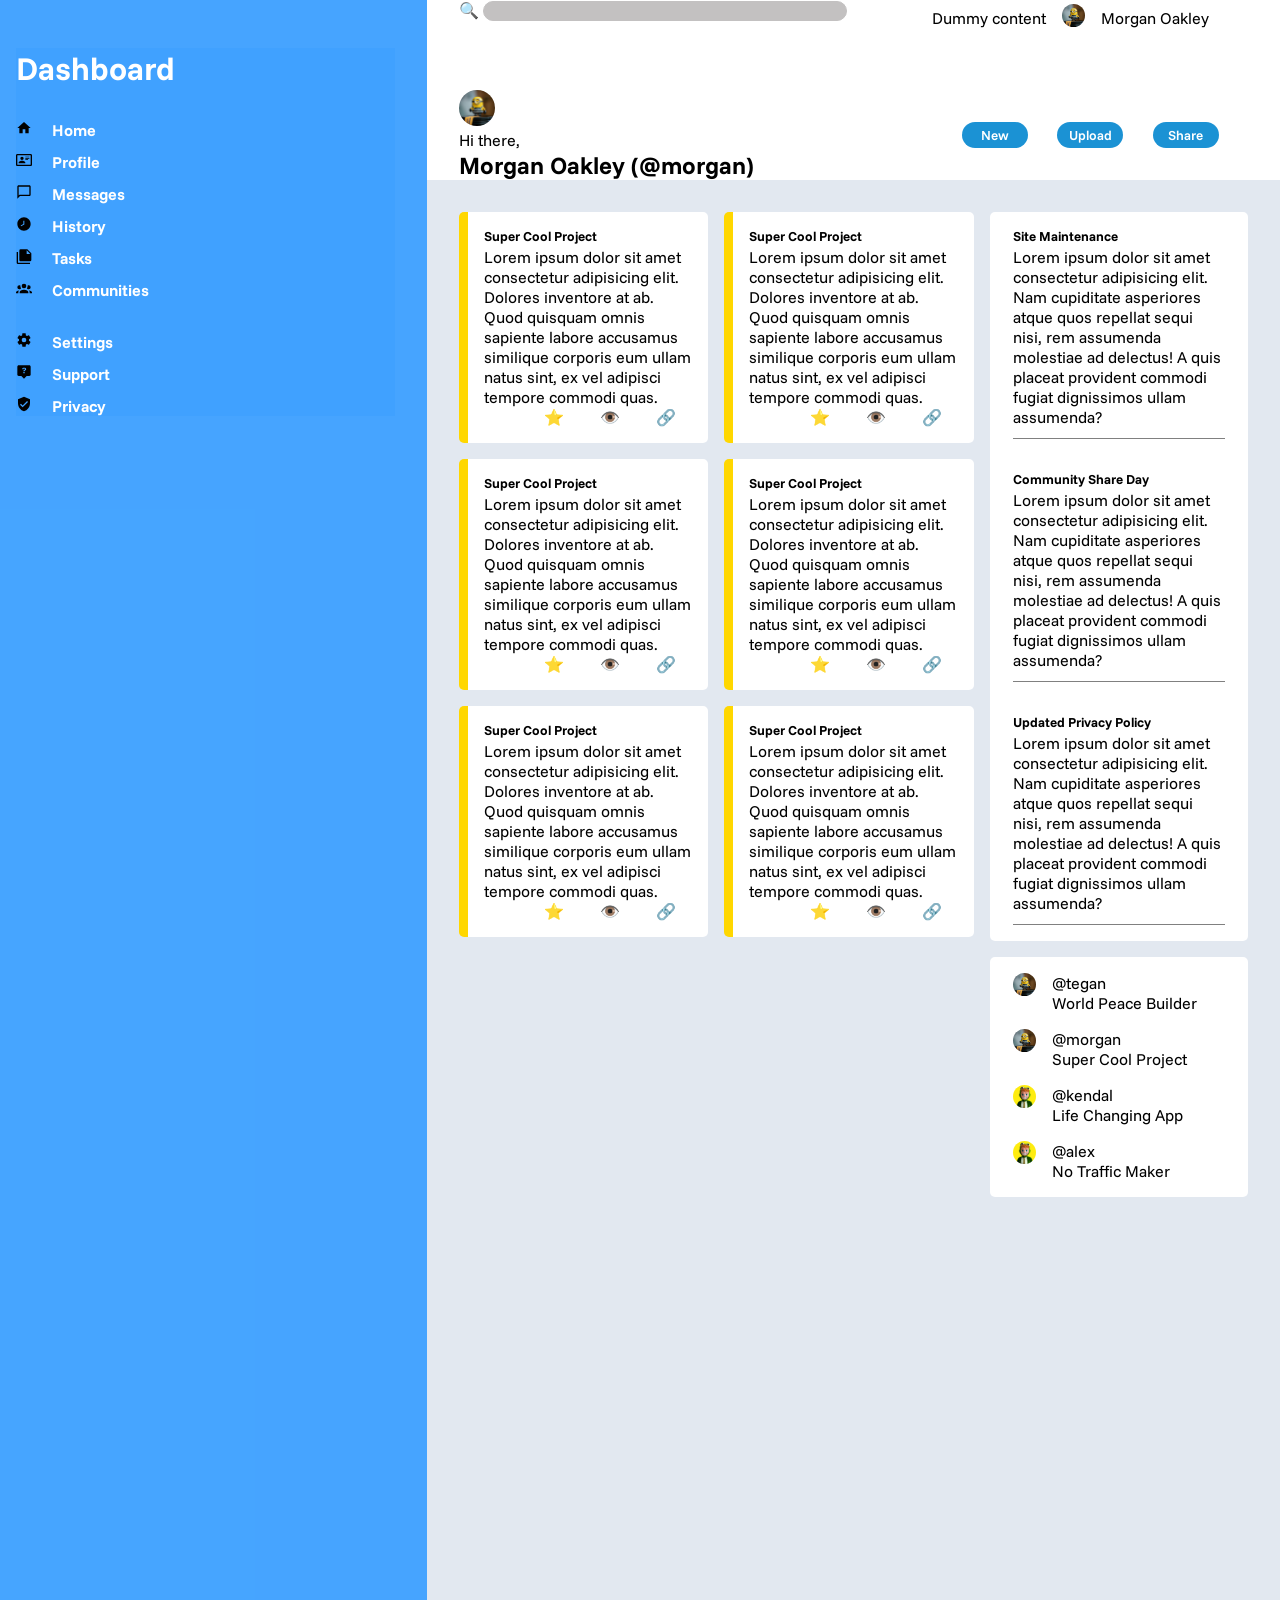
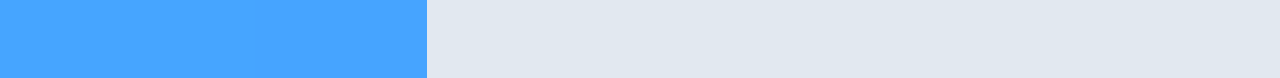
<file: index.html>
<!DOCTYPE html>
<html lang="en">
  <head>
    <meta charset="UTF-8" />
    <meta name="viewport" content="width=device-width, initial-scale=1.0" />
    <title>Admin Dashboard</title>
    <link rel="preconnect" href="https://fonts.googleapis.com">
    <link rel="preconnect" href="https://fonts.gstatic.com" crossorigin>
    <link href="https://fonts.googleapis.com/css2?family=Funnel+Sans:ital,wght@0,300..800;1,300..800&display=swap" rel="stylesheet">
    <link rel="stylesheet" href="./styles.css" />
  </head>
  <body>
    <div class="dashboard">
        <div class="container sidebar">
          <div class="sidebar">
            <div class="title">
              <h1>Dashboard</h1>
            </div>

            <div class="sidebar-menu">
              <ul>
                <li>
                  <span><img src="./assets/home.svg" alt="A house icon" style="color:white;"></span>
                  <span>Home</span>
                </li>
                <li>
                  <span><img src="./assets/card-account-details-outline.svg" alt="A profile card icon"></span>
                  <span>Profile</span>
                </li>
                <li>
                  <span><img src="/assets/message-outline.svg" alt="A text bubble icon"></span>
                  <span>Messages</span>
                </li>
                <li>
                  <span><img src="/assets/clock-time-eight.svg" alt="A clock icon"></span>
                  <span>History</span>
                </li>
                <li>
                  <span><img src="/assets/note-multiple.svg" alt="A stack of paper icon"></span>
                  <span>Tasks</span>
                </li>
                <li>
                  <span><img src="/assets/account-group.svg" alt="An group of people icon"></span>
                  <span>Communities</span>
                </li>
              </ul>
            </div>

            <div class="settings-and-help">
              <ul>
                <li>
                  <span><img src="/assets/cog.svg" alt="A settings cog icon"></span>
                  <span>Settings</span>
                </li>
                <li>
                  <span><img src="/assets/tooltip-question.svg" alt="A question mark icon"></span>
                  <span>Support</span>
                </li>
                <li>
                  <span><img src="/assets/shield-check.svg" alt="A shield representing privacy and security"></span>
                  <span>Privacy</span>
                </li>
              </ul>
            </div>
          </div>
        </div>

        <div class="header">
          <!-- We  basically have to start again here as we are defining the grid first  -->
          <div class="search-bar">
            <label for="search-bar">🔍</label>
            <input type="search" name="search-bar" id="search-bar" />
          </div>

          <div class="header-menu-wrapper">
            <ul class="header-menu">
              <li>Dummy content</li>
              <li><img class="morgan-profile-pic" src="assets/alison-wang-mou0S7ViElQ-unsplash.jpg" alt=""></li>
              <li>Morgan Oakley</li>
            </ul>
          </div>

          <div class=“user-greeting”>
            <div class="avatar">
              <img class="morgan-profile-pic" src="/assets/alison-wang-mou0S7ViElQ-unsplash.jpg" alt="">
            </div>
            <div class="user-details">
              <p>Hi there,</p>
              <h2>Morgan Oakley (@morgan)</h2>
            </div>
          </div>

          <div class="actions">
            <button>new</button>
            <button>upload</button>
            <button>share</button>
          </div>
            
        </div>

        <div class="main">
          <div class="articles-container">
            <div class="main-left">
              <div class="project-container">
                <div class="project-card">
                  <div class="project-text">
                    <h5>Super Cool Project</h5>
                    <p>
                      Lorem ipsum dolor sit amet consectetur adipisicing elit. Dolores inventore at ab. Quod quisquam omnis sapiente labore accusamus similique corporis eum ullam natus sint, ex vel adipisci tempore commodi quas.
                    </p>
                  </div>
                  <div class="socials">
                    <span>⭐️</span>
                    <span>👁️</span>
                    <span>🔗</span>
                  </div>
                </div>
              </div>
              <div class="project-container">
                <div class="project-card">
                  <div class="project-text">
                    <h5>Super Cool Project</h5>
                    <p>
                      Lorem ipsum dolor sit amet consectetur adipisicing elit. Dolores inventore at ab. Quod quisquam omnis sapiente labore accusamus similique corporis eum ullam natus sint, ex vel adipisci tempore commodi quas.
                    </p>
                  </div>
                  <div class="socials">
                    <span>⭐️</span>
                    <span>👁️</span>
                    <span>🔗</span>
                  </div>
                </div>
              </div>
              <div class="project-container">
                <div class="project-card">
                  <div class="project-text">
                    <h5>Super Cool Project</h5>
                    <p>
                      Lorem ipsum dolor sit amet consectetur adipisicing elit. Dolores inventore at ab. Quod quisquam omnis sapiente labore accusamus similique corporis eum ullam natus sint, ex vel adipisci tempore commodi quas.
                    </p>
                  </div>
                  <div class="socials">
                    <span>⭐️</span>
                    <span>👁️</span>
                    <span>🔗</span>
                  </div>
                </div>
              </div>
              <div class="project-container">
                <div class="project-card">
                  <div class="project-text">
                    <h5>Super Cool Project</h5>
                    <p>
                      Lorem ipsum dolor sit amet consectetur adipisicing elit. Dolores inventore at ab. Quod quisquam omnis sapiente labore accusamus similique corporis eum ullam natus sint, ex vel adipisci tempore commodi quas.
                    </p>
                  </div>
                  <div class="socials">
                    <span>⭐️</span>
                    <span>👁️</span>
                    <span>🔗</span>
                  </div>
                </div>
              </div>
              <div class="project-container">
                <div class="project-card">
                  <div class="project-text">
                    <h5>Super Cool Project</h5>
                    <p>
                      Lorem ipsum dolor sit amet consectetur adipisicing elit. Dolores inventore at ab. Quod quisquam omnis sapiente labore accusamus similique corporis eum ullam natus sint, ex vel adipisci tempore commodi quas.
                    </p>
                  </div>
                  <div class="socials">
                    <span>⭐️</span>
                    <span>👁️</span>
                    <span>🔗</span>
                  </div>
                </div>
              </div>
              <div class="project-container">
                <div class="project-card">
                  <div class="project-text">
                    <h5>Super Cool Project</h5>
                    <p>
                      Lorem ipsum dolor sit amet consectetur adipisicing elit. Dolores inventore at ab. Quod quisquam omnis sapiente labore accusamus similique corporis eum ullam natus sint, ex vel adipisci tempore commodi quas.
                    </p>
                  </div>
                  <div class="socials">
                    <span>⭐️</span>
                    <span>👁️</span>
                    <span>🔗</span>
                  </div>
                </div>
              </div>
            </div>
            <div class="main-right">
              <div class="announcements">
                <div class="announcement-card">
                  <h5>Site Maintenance</h5>
                  <p>
                    Lorem ipsum dolor sit amet consectetur adipisicing elit. Nam cupiditate asperiores atque quos repellat sequi nisi, rem assumenda molestiae ad delectus! A quis placeat provident commodi fugiat dignissimos ullam assumenda?
                  </p>
                </div>
                <div class="announcement-card">
                  <h5>Community Share Day</h5>
                  <p>
                    Lorem ipsum dolor sit amet consectetur adipisicing elit. Nam cupiditate asperiores atque quos repellat sequi nisi, rem assumenda molestiae ad delectus! A quis placeat provident commodi fugiat dignissimos ullam assumenda?
                  </p>
                </div>
                <div class="announcement-card">
                  <h5>Updated Privacy Policy</h5>
                  <p>
                    Lorem ipsum dolor sit amet consectetur adipisicing elit. Nam cupiditate asperiores atque quos repellat sequi nisi, rem assumenda molestiae ad delectus! A quis placeat provident commodi fugiat dignissimos ullam assumenda?
                  </p>
                </div>
              </div>
              <div class="trending">
                <div class="trending-card">
                  <div class="trending-card-img"><img class="morgan-profile-pic" src="assets/alison-wang-mou0S7ViElQ-unsplash.jpg" alt=""></div>
                  <div class="trending-card-text">
                    <p>@tegan</p>
                    <span>World Peace Builder</span>
                  </div>
                </div>
                <div class="trending-card">
                  <div class="trending-card-img"><img class="morgan-profile-pic " src="assets/alison-wang-mou0S7ViElQ-unsplash.jpg" alt=""></div>
                  <div class="trending-card-text">
                    <p>@morgan</p>
                    <span>Super Cool Project</span>
                  </div>
                </div>
                <div class="trending-card">
                  <div class="trending-card-img"><img class="morgan-profile-pic" src="assets/ferr-studio-Zc-D8Ra9xwE-unsplash.jpg" alt=""></div>
                  <div class="trending-card-text">
                    <p>@kendal</p>
                    <span>Life Changing App</span>
                  </div>
                </div>
                <div class="trending-card">
                  <div class="trending-card-img"><img class="morgan-profile-pic" src="assets/ferr-studio-Zc-D8Ra9xwE-unsplash.jpg" alt=""></div>
                  <div class="trending-card-text">
                    <p>@alex</p>
                    <span>No Traffic Maker</span>
                  </div>
                </div>
              </div>
              </div>
            </div>
          </div>
        </div>

      </div>
    </div>
  </body>
</html>
</file>
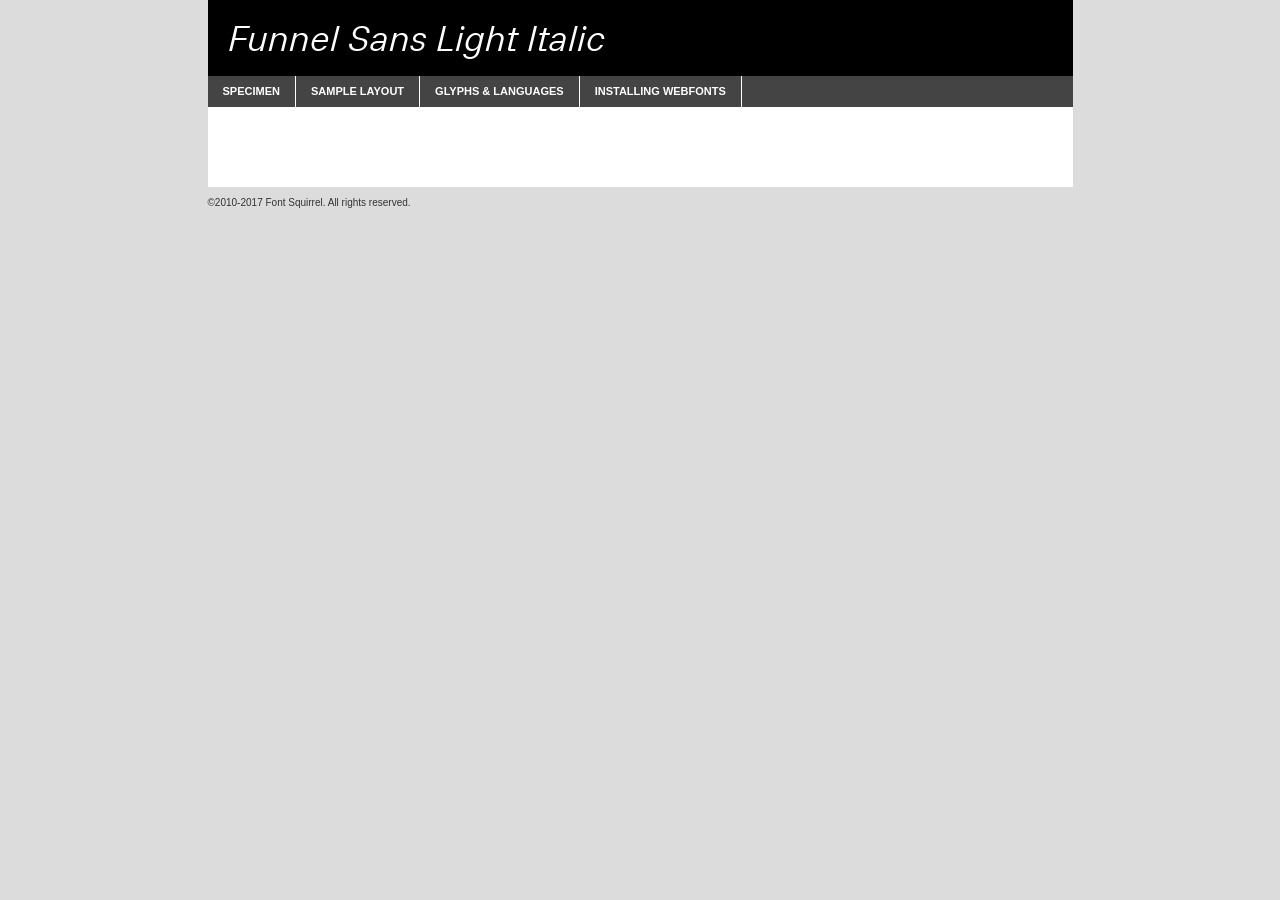
<file: assets/Funnel_Sans/webfontkit-20241219-203308/funnelsans-italic-variablefont_wght-demo.html>
<!DOCTYPE html PUBLIC "-//W3C//DTD XHTML 1.0 Transitional//EN"
        "http://www.w3.org/TR/xhtml1/DTD/xhtml1-transitional.dtd">

<html xmlns="http://www.w3.org/1999/xhtml" xml:lang="en" lang="en">
<head>
    <meta http-equiv="Content-Type" content="text/html; charset=utf-8"/>
    <script src="http://ajax.googleapis.com/ajax/libs/jquery/1.7.2/jquery.min.js" type="text/javascript" charset="utf-8"></script>
    <script type="text/javascript">
		(function($) {
			$.fn.easyTabs = function(option) {
				var param = jQuery.extend({ fadeSpeed: 'fast', defaultContent: 1, activeClass: 'active' }, option);
				$(this).each(function() {
					var thisId = '#' + this.id;
					if ( param.defaultContent == '' )
					{
						param.defaultContent = 1;
					}
					if ( typeof param.defaultContent == 'number' )
					{
						var defaultTab = $(thisId + ' .tabs li:eq(' + (param.defaultContent - 1) + ') a').attr('href').substr(1);
					}
					else
					{
						var defaultTab = param.defaultContent;
					}
					$(thisId + ' .tabs li a').each(function() {
						var tabToHide = $(this).attr('href').substr(1);
						$('#' + tabToHide).addClass('easytabs-tab-content');
					});
					hideAll();
					changeContent(defaultTab);

					function hideAll() {$(thisId + ' .easytabs-tab-content').hide();}

					function changeContent(tabId)
					{
						hideAll();
						$(thisId + ' .tabs li').removeClass(param.activeClass);
						$(thisId + ' .tabs li a[href=#' + tabId + ']').closest('li').addClass(param.activeClass);
						if ( param.fadeSpeed != 'none' )
						{
							$(thisId + ' #' + tabId).fadeIn(param.fadeSpeed);
						}
						else
						{
							$(thisId + ' #' + tabId).show();
						}
					}

					$(thisId + ' .tabs li').click(function() {
						var tabId = $(this).find('a').attr('href').substr(1);
						changeContent(tabId);
						return false;
					});
				});
			}
		})(jQuery);
    </script>
    <link rel="stylesheet" href="specimen_files/specimen_stylesheet.css" type="text/css" charset="utf-8"/>
    <link rel="stylesheet" href="stylesheet.css" type="text/css" charset="utf-8"/>

    <style type="text/css">
        		body {
			font-family: 'funnel_sanslight_italic';
        		}

            </style>

    <title>Funnel Sans Light Italic Specimen</title>


    <script type="text/javascript" charset="utf-8">
		$(document).ready(function() {
			$('#container').easyTabs({ defaultContent: 1 });
		});
    </script>
</head>

<body>
<div id="container">
    <div id="header">
		Funnel Sans Light Italic    </div>
    <ul class="tabs">
        <li><a href="#specimen">Specimen</a></li>
        <li><a href="#layout">Sample Layout</a></li>
		        <li><a href="#glyphs">Glyphs &amp; Languages</a></li>
        <li><a href="#installing">Installing Webfonts</a></li>

    </ul>

    <div id="main_content">


        <div id="specimen">

            <div class="section">
                <div class="grid12 firstcol">
                    <div class="huge">AaBb</div>
                </div>
            </div>

            <div class="section">
                <div class="glyph_range">A&#x200B;B&#x200b;C&#x200b;D&#x200b;E&#x200b;F&#x200b;G&#x200b;H&#x200b;I&#x200b;J&#x200b;K&#x200b;L&#x200b;M&#x200b;N&#x200b;O&#x200b;P&#x200b;Q&#x200b;R&#x200b;S&#x200b;T&#x200b;U&#x200b;V&#x200b;W&#x200b;X&#x200b;Y&#x200b;Z&#x200b;a&#x200b;b&#x200b;c&#x200b;d&#x200b;e&#x200b;f&#x200b;g&#x200b;h&#x200b;i&#x200b;j&#x200b;k&#x200b;l&#x200b;m&#x200b;n&#x200b;o&#x200b;p&#x200b;q&#x200b;r&#x200b;s&#x200b;t&#x200b;u&#x200b;v&#x200b;w&#x200b;x&#x200b;y&#x200b;z&#x200b;1&#x200b;2&#x200b;3&#x200b;4&#x200b;5&#x200b;6&#x200b;7&#x200b;8&#x200b;9&#x200b;0&#x200b;&amp;&#x200b;.&#x200b;,&#x200b;?&#x200b;!&#x200b;&#64;&#x200b;(&#x200b;)&#x200b;#&#x200b;$&#x200b;%&#x200b;*&#x200b;+&#x200b;-&#x200b;=&#x200b;:&#x200b;;</div>
            </div>
            <div class="section">
                <div class="grid12 firstcol">
                    <table class="sample_table">
                        <tr>
                            <td>10</td>
                            <td class="size10">abcdefghijklmnopqrstuvwxyzABCDEFGHIJKLMNOPQRSTUVWXYZ0123456789abcdefghijklmnopqrstuvwxyzABCDEFGHIJKLMNOPQRSTUVWXYZ0123456789abcdefghijklmnopqrstuvwxyzABCDEFGHIJKLMNOPQRSTUVWXYZ</td>
                        </tr>
                        <tr>
                            <td>11</td>
                            <td class="size11">abcdefghijklmnopqrstuvwxyzABCDEFGHIJKLMNOPQRSTUVWXYZ0123456789abcdefghijklmnopqrstuvwxyzABCDEFGHIJKLMNOPQRSTUVWXYZ0123456789abcdefghijklmnopqrstuvwxyzABCDEFGHIJKLMNOPQRSTUVWXYZ</td>
                        </tr>
                        <tr>
                            <td>12</td>
                            <td class="size12">abcdefghijklmnopqrstuvwxyzABCDEFGHIJKLMNOPQRSTUVWXYZ0123456789abcdefghijklmnopqrstuvwxyzABCDEFGHIJKLMNOPQRSTUVWXYZ0123456789abcdefghijklmnopqrstuvwxyzABCDEFGHIJKLMNOPQRSTUVWXYZ</td>
                        </tr>
                        <tr>
                            <td>13</td>
                            <td class="size13">abcdefghijklmnopqrstuvwxyzABCDEFGHIJKLMNOPQRSTUVWXYZ0123456789abcdefghijklmnopqrstuvwxyzABCDEFGHIJKLMNOPQRSTUVWXYZ0123456789abcdefghijklmnopqrstuvwxyzABCDEFGHIJKLMNOPQRSTUVWXYZ</td>
                        </tr>
                        <tr>
                            <td>14</td>
                            <td class="size14">abcdefghijklmnopqrstuvwxyzABCDEFGHIJKLMNOPQRSTUVWXYZ0123456789abcdefghijklmnopqrstuvwxyzABCDEFGHIJKLMNOPQRSTUVWXYZ0123456789abcdefghijklmnopqrstuvwxyzABCDEFGHIJKLMNOPQRSTUVWXYZ</td>
                        </tr>
                        <tr>
                            <td>16</td>
                            <td class="size16">abcdefghijklmnopqrstuvwxyzABCDEFGHIJKLMNOPQRSTUVWXYZ0123456789abcdefghijklmnopqrstuvwxyzABCDEFGHIJKLMNOPQRSTUVWXYZ</td>
                        </tr>
                        <tr>
                            <td>18</td>
                            <td class="size18">abcdefghijklmnopqrstuvwxyzABCDEFGHIJKLMNOPQRSTUVWXYZ0123456789abcdefghijklmnopqrstuvwxyzABCDEFGHIJKLMNOPQRSTUVWXYZ</td>
                        </tr>
                        <tr>
                            <td>20</td>
                            <td class="size20">abcdefghijklmnopqrstuvwxyzABCDEFGHIJKLMNOPQRSTUVWXYZ0123456789abcdefghijklmnopqrstuvwxyzABCDEFGHIJKLMNOPQRSTUVWXYZ</td>
                        </tr>
                        <tr>
                            <td>24</td>
                            <td class="size24">abcdefghijklmnopqrstuvwxyzABCDEFGHIJKLMNOPQRSTUVWXYZ0123456789abcdefghijklmnopqrstuvwxyzABCDEFGHIJKLMNOPQRSTUVWXYZ</td>
                        </tr>
                        <tr>
                            <td>30</td>
                            <td class="size30">abcdefghijklmnopqrstuvwxyzABCDEFGHIJKLMNOPQRSTUVWXYZ0123456789abcdefghijklmnopqrstuvwxyzABCDEFGHIJKLMNOPQRSTUVWXYZ</td>
                        </tr>
                        <tr>
                            <td>36</td>
                            <td class="size36">abcdefghijklmnopqrstuvwxyzABCDEFGHIJKLMNOPQRSTUVWXYZ0123456789abcdefghijklmnopqrstuvwxyzABCDEFGHIJKLMNOPQRSTUVWXYZ</td>
                        </tr>
                        <tr>
                            <td>48</td>
                            <td class="size48">abcdefghijklmnopqrstuvwxyzABCDEFGHIJKLMNOPQRSTUVWXYZ0123456789abcdefghijklmnopqrstuvwxyzABCDEFGHIJKLMNOPQRSTUVWXYZ</td>
                        </tr>
                        <tr>
                            <td>60</td>
                            <td class="size60">abcdefghijklmnopqrstuvwxyzABCDEFGHIJKLMNOPQRSTUVWXYZ0123456789abcdefghijklmnopqrstuvwxyzABCDEFGHIJKLMNOPQRSTUVWXYZ</td>
                        </tr>
                        <tr>
                            <td>72</td>
                            <td class="size72">abcdefghijklmnopqrstuvwxyzABCDEFGHIJKLMNOPQRSTUVWXYZ0123456789abcdefghijklmnopqrstuvwxyzABCDEFGHIJKLMNOPQRSTUVWXYZ</td>
                        </tr>
                        <tr>
                            <td>90</td>
                            <td class="size90">abcdefghijklmnopqrstuvwxyzABCDEFGHIJKLMNOPQRSTUVWXYZ0123456789abcdefghijklmnopqrstuvwxyzABCDEFGHIJKLMNOPQRSTUVWXYZ</td>
                        </tr>
                    </table>

                </div>

            </div>


            <div class="section" id="bodycomparison">


                <div id="xheight">
                    <div class="fontbody">&#x25FC;&#x25FC;&#x25FC;&#x25FC;&#x25FC;&#x25FC;&#x25FC;&#x25FC;&#x25FC;&#x25FC;&#x25FC;&#x25FC;&#x25FC;&#x25FC;&#x25FC;&#x25FC;&#x25FC;&#x25FC;&#x25FC;&#x25FC;&#x25FC;&#x25FC;&#x25FC;&#x25FC;&#x25FC;&#x25FC;&#x25FC;&#x25FC;&#x25FC;&#x25FC;&#x25FC;&#x25FC;&#x25FC;&#x25FC;&#x25FC;&#x25FC;&#x25FC;&#x25FC;&#x25FC;&#x25FC;&#x25FC;&#x25FC;&#x25FC;&#x25FC;&#x25FC;&#x25FC;&#x25FC;&#x25FC;&#x25FC;&#x25FC;&#x25FC;&#x25FC;&#x25FC;&#x25FC;&#x25FC;&#x25FC;&#x25FC;&#x25FC;&#x25FC;&#x25FC;&#x25FC;&#x25FC;&#x25FC;&#x25FC;&#x25FC;&#x25FC;&#x25FC;&#x25FC;&#x25FC;&#x25FC;&#x25FC;&#x25FC;&#x25FC;&#x25FC;&#x25FC;&#x25FC;&#x25FC;&#x25FC;&#x25FC;&#x25FC;&#x25FC;&#x25FC;&#x25FC;&#x25FC;&#x25FC;&#x25FC;&#x25FC;&#x25FC;&#x25FC;&#x25FC;&#x25FC;&#x25FC;&#x25FC;&#x25FC;&#x25FC;&#x25FC;&#x25FC;&#x25FC;&#x25FC;body</div>
                    <div class="arialbody">body</div>
                    <div class="verdanabody">body</div>
                    <div class="georgiabody">body</div>
                </div>
                <div class="fontbody" style="z-index:1">
                    body<span>Funnel Sans Light Italic</span>
                </div>
                <div class="arialbody" style="z-index:1">
                    body<span>Arial</span>
                </div>
                <div class="verdanabody" style="z-index:1">
                    body<span>Verdana</span>
                </div>
                <div class="georgiabody" style="z-index:1">
                    body<span>Georgia</span>
                </div>


            </div>


            <div class="section psample psample_row1" id="">

                <div class="grid2 firstcol">
                    <p class="size10"><span>10.</span>Aenean lacinia bibendum nulla sed consectetur. Fusce dapibus, tellus ac cursus commodo, tortor mauris condimentum nibh, ut fermentum massa justo sit amet risus. Nullam id dolor id nibh ultricies vehicula ut id elit. Cum sociis natoque penatibus et magnis dis parturient montes, nascetur ridiculus mus. Nulla vitae elit libero, a pharetra augue.</p>

                </div>
                <div class="grid3">
                    <p class="size11"><span>11.</span>Aenean lacinia bibendum nulla sed consectetur. Fusce dapibus, tellus ac cursus commodo, tortor mauris condimentum nibh, ut fermentum massa justo sit amet risus. Nullam id dolor id nibh ultricies vehicula ut id elit. Cum sociis natoque penatibus et magnis dis parturient montes, nascetur ridiculus mus. Nulla vitae elit libero, a pharetra augue.</p>

                </div>
                <div class="grid3">
                    <p class="size12"><span>12.</span>Aenean lacinia bibendum nulla sed consectetur. Fusce dapibus, tellus ac cursus commodo, tortor mauris condimentum nibh, ut fermentum massa justo sit amet risus. Nullam id dolor id nibh ultricies vehicula ut id elit. Cum sociis natoque penatibus et magnis dis parturient montes, nascetur ridiculus mus. Nulla vitae elit libero, a pharetra augue.</p>

                </div>
                <div class="grid4">
                    <p class="size13"><span>13.</span>Aenean lacinia bibendum nulla sed consectetur. Fusce dapibus, tellus ac cursus commodo, tortor mauris condimentum nibh, ut fermentum massa justo sit amet risus. Nullam id dolor id nibh ultricies vehicula ut id elit. Cum sociis natoque penatibus et magnis dis parturient montes, nascetur ridiculus mus. Nulla vitae elit libero, a pharetra augue.</p>

                </div>
                <div class="white_blend"></div>

            </div>
            <div class="section psample psample_row2" id="">
                <div class="grid3 firstcol">
                    <p class="size14"><span>14.</span>Aenean lacinia bibendum nulla sed consectetur. Fusce dapibus, tellus ac cursus commodo, tortor mauris condimentum nibh, ut fermentum massa justo sit amet risus. Nullam id dolor id nibh ultricies vehicula ut id elit. Cum sociis natoque penatibus et magnis dis parturient montes, nascetur ridiculus mus. Nulla vitae elit libero, a pharetra augue.</p>

                </div>
                <div class="grid4">
                    <p class="size16"><span>16.</span>Aenean lacinia bibendum nulla sed consectetur. Fusce dapibus, tellus ac cursus commodo, tortor mauris condimentum nibh, ut fermentum massa justo sit amet risus. Nullam id dolor id nibh ultricies vehicula ut id elit. Cum sociis natoque penatibus et magnis dis parturient montes, nascetur ridiculus mus. Nulla vitae elit libero, a pharetra augue.</p>

                </div>
                <div class="grid5">
                    <p class="size18"><span>18.</span>Aenean lacinia bibendum nulla sed consectetur. Fusce dapibus, tellus ac cursus commodo, tortor mauris condimentum nibh, ut fermentum massa justo sit amet risus. Nullam id dolor id nibh ultricies vehicula ut id elit. Cum sociis natoque penatibus et magnis dis parturient montes, nascetur ridiculus mus. Nulla vitae elit libero, a pharetra augue.</p>

                </div>

                <div class="white_blend"></div>

            </div>

            <div class="section psample psample_row3" id="">
                <div class="grid5 firstcol">
                    <p class="size20"><span>20.</span>Aenean lacinia bibendum nulla sed consectetur. Fusce dapibus, tellus ac cursus commodo, tortor mauris condimentum nibh, ut fermentum massa justo sit amet risus. Nullam id dolor id nibh ultricies vehicula ut id elit. Cum sociis natoque penatibus et magnis dis parturient montes, nascetur ridiculus mus. Nulla vitae elit libero, a pharetra augue.</p>
                </div>
                <div class="grid7">
                    <p class="size24"><span>24.</span>Aenean lacinia bibendum nulla sed consectetur. Fusce dapibus, tellus ac cursus commodo, tortor mauris condimentum nibh, ut fermentum massa justo sit amet risus. Nullam id dolor id nibh ultricies vehicula ut id elit. Cum sociis natoque penatibus et magnis dis parturient montes, nascetur ridiculus mus. Nulla vitae elit libero, a pharetra augue.</p>
                </div>

                <div class="white_blend"></div>

            </div>

            <div class="section psample psample_row4" id="">
                <div class="grid12 firstcol">
                    <p class="size30"><span>30.</span>Aenean lacinia bibendum nulla sed consectetur. Fusce dapibus, tellus ac cursus commodo, tortor mauris condimentum nibh, ut fermentum massa justo sit amet risus. Nullam id dolor id nibh ultricies vehicula ut id elit. Cum sociis natoque penatibus et magnis dis parturient montes, nascetur ridiculus mus. Nulla vitae elit libero, a pharetra augue.</p>
                </div>
                <div class="white_blend"></div>

            </div>


            <div class="section psample psample_row1 fullreverse">
                <div class="grid2 firstcol">
                    <p class="size10"><span>10.</span>Aenean lacinia bibendum nulla sed consectetur. Fusce dapibus, tellus ac cursus commodo, tortor mauris condimentum nibh, ut fermentum massa justo sit amet risus. Nullam id dolor id nibh ultricies vehicula ut id elit. Cum sociis natoque penatibus et magnis dis parturient montes, nascetur ridiculus mus. Nulla vitae elit libero, a pharetra augue.</p>

                </div>
                <div class="grid3">
                    <p class="size11"><span>11.</span>Aenean lacinia bibendum nulla sed consectetur. Fusce dapibus, tellus ac cursus commodo, tortor mauris condimentum nibh, ut fermentum massa justo sit amet risus. Nullam id dolor id nibh ultricies vehicula ut id elit. Cum sociis natoque penatibus et magnis dis parturient montes, nascetur ridiculus mus. Nulla vitae elit libero, a pharetra augue.</p>

                </div>
                <div class="grid3">
                    <p class="size12"><span>12.</span>Aenean lacinia bibendum nulla sed consectetur. Fusce dapibus, tellus ac cursus commodo, tortor mauris condimentum nibh, ut fermentum massa justo sit amet risus. Nullam id dolor id nibh ultricies vehicula ut id elit. Cum sociis natoque penatibus et magnis dis parturient montes, nascetur ridiculus mus. Nulla vitae elit libero, a pharetra augue.</p>

                </div>
                <div class="grid4">
                    <p class="size13"><span>13.</span>Aenean lacinia bibendum nulla sed consectetur. Fusce dapibus, tellus ac cursus commodo, tortor mauris condimentum nibh, ut fermentum massa justo sit amet risus. Nullam id dolor id nibh ultricies vehicula ut id elit. Cum sociis natoque penatibus et magnis dis parturient montes, nascetur ridiculus mus. Nulla vitae elit libero, a pharetra augue.</p>

                </div>
                <div class="black_blend"></div>

            </div>

            <div class="section psample psample_row2 fullreverse">
                <div class="grid3 firstcol">
                    <p class="size14"><span>14.</span>Aenean lacinia bibendum nulla sed consectetur. Fusce dapibus, tellus ac cursus commodo, tortor mauris condimentum nibh, ut fermentum massa justo sit amet risus. Nullam id dolor id nibh ultricies vehicula ut id elit. Cum sociis natoque penatibus et magnis dis parturient montes, nascetur ridiculus mus. Nulla vitae elit libero, a pharetra augue.</p>

                </div>
                <div class="grid4">
                    <p class="size16"><span>16.</span>Aenean lacinia bibendum nulla sed consectetur. Fusce dapibus, tellus ac cursus commodo, tortor mauris condimentum nibh, ut fermentum massa justo sit amet risus. Nullam id dolor id nibh ultricies vehicula ut id elit. Cum sociis natoque penatibus et magnis dis parturient montes, nascetur ridiculus mus. Nulla vitae elit libero, a pharetra augue.</p>

                </div>
                <div class="grid5">
                    <p class="size18"><span>18.</span>Aenean lacinia bibendum nulla sed consectetur. Fusce dapibus, tellus ac cursus commodo, tortor mauris condimentum nibh, ut fermentum massa justo sit amet risus. Nullam id dolor id nibh ultricies vehicula ut id elit. Cum sociis natoque penatibus et magnis dis parturient montes, nascetur ridiculus mus. Nulla vitae elit libero, a pharetra augue.</p>

                </div>
                <div class="black_blend"></div>

            </div>

            <div class="section psample fullreverse psample_row3" id="">
                <div class="grid5 firstcol">
                    <p class="size20"><span>20.</span>Aenean lacinia bibendum nulla sed consectetur. Fusce dapibus, tellus ac cursus commodo, tortor mauris condimentum nibh, ut fermentum massa justo sit amet risus. Nullam id dolor id nibh ultricies vehicula ut id elit. Cum sociis natoque penatibus et magnis dis parturient montes, nascetur ridiculus mus. Nulla vitae elit libero, a pharetra augue.</p>
                </div>
                <div class="grid7">
                    <p class="size24"><span>24.</span>Aenean lacinia bibendum nulla sed consectetur. Fusce dapibus, tellus ac cursus commodo, tortor mauris condimentum nibh, ut fermentum massa justo sit amet risus. Nullam id dolor id nibh ultricies vehicula ut id elit. Cum sociis natoque penatibus et magnis dis parturient montes, nascetur ridiculus mus. Nulla vitae elit libero, a pharetra augue.</p>
                </div>

                <div class="black_blend"></div>

            </div>

            <div class="section psample fullreverse psample_row4" id="" style="border-bottom: 20px #000 solid;">
                <div class="grid12 firstcol">
                    <p class="size30"><span>30.</span>Aenean lacinia bibendum nulla sed consectetur. Fusce dapibus, tellus ac cursus commodo, tortor mauris condimentum nibh, ut fermentum massa justo sit amet risus. Nullam id dolor id nibh ultricies vehicula ut id elit. Cum sociis natoque penatibus et magnis dis parturient montes, nascetur ridiculus mus. Nulla vitae elit libero, a pharetra augue.</p>
                </div>
                <div class="black_blend"></div>

            </div>


        </div>

        <div id="layout">

            <div class="section">

                <div class="grid12 firstcol">
                    <h1>Lorem Ipsum Dolor</h1>
                    <h2>Etiam porta sem malesuada magna mollis euismod</h2>

                    <p class="byline">By <a href="#link">Aenean Lacinia</a></p>
                </div>
            </div>
            <div class="section">
                <div class="grid8 firstcol">
                    <p class="large">Donec sed odio dui. Morbi leo risus, porta ac consectetur ac, vestibulum at eros. Fusce dapibus, tellus ac cursus commodo, tortor mauris condimentum nibh, ut fermentum massa justo sit amet risus. </p>


                    <h3>Pellentesque ornare sem</h3>

                    <p>Maecenas sed diam eget risus varius blandit sit amet non magna. Maecenas faucibus mollis interdum. Donec ullamcorper nulla non metus auctor fringilla. Nullam id dolor id nibh ultricies vehicula ut id elit. Nullam id dolor id nibh ultricies vehicula ut id elit. </p>

                    <p>Aenean eu leo quam. Pellentesque ornare sem lacinia quam venenatis vestibulum. Lorem ipsum dolor sit amet, consectetur adipiscing elit. Cum sociis natoque penatibus et magnis dis parturient montes, nascetur ridiculus mus. </p>

                    <p>Nulla vitae elit libero, a pharetra augue. Praesent commodo cursus magna, vel scelerisque nisl consectetur et. Aenean lacinia bibendum nulla sed consectetur. </p>

                    <p>Nullam quis risus eget urna mollis ornare vel eu leo. Nullam quis risus eget urna mollis ornare vel eu leo. Maecenas sed diam eget risus varius blandit sit amet non magna. Donec ullamcorper nulla non metus auctor fringilla. </p>

                    <h3>Cras mattis consectetur</h3>

                    <p>Aenean eu leo quam. Pellentesque ornare sem lacinia quam venenatis vestibulum. Aenean lacinia bibendum nulla sed consectetur. Integer posuere erat a ante venenatis dapibus posuere velit aliquet. Cras mattis consectetur purus sit amet fermentum. </p>

                    <p>Nullam id dolor id nibh ultricies vehicula ut id elit. Nullam quis risus eget urna mollis ornare vel eu leo. Cras mattis consectetur purus sit amet fermentum.</p>
                </div>

                <div class="grid4 sidebar">

                    <div class="box reverse">
                        <p class="last">Nullam quis risus eget urna mollis ornare vel eu leo. Donec ullamcorper nulla non metus auctor fringilla. Cras mattis consectetur purus sit amet fermentum. Sed posuere consectetur est at lobortis. Lorem ipsum dolor sit amet, consectetur adipiscing elit. </p>
                    </div>

                    <p class="caption">Maecenas sed diam eget risus varius.</p>

                    <p>Vestibulum id ligula porta felis euismod semper. Integer posuere erat a ante venenatis dapibus posuere velit aliquet. Vestibulum id ligula porta felis euismod semper. Sed posuere consectetur est at lobortis. Maecenas sed diam eget risus varius blandit sit amet non magna. Fusce dapibus, tellus ac cursus commodo, tortor mauris condimentum nibh, ut fermentum massa justo sit amet risus. </p>


                    <p>Duis mollis, est non commodo luctus, nisi erat porttitor ligula, eget lacinia odio sem nec elit. Aenean lacinia bibendum nulla sed consectetur. Vivamus sagittis lacus vel augue laoreet rutrum faucibus dolor auctor. Aenean lacinia bibendum nulla sed consectetur. Nullam quis risus eget urna mollis ornare vel eu leo. </p>

                    <p>Praesent commodo cursus magna, vel scelerisque nisl consectetur et. Donec ullamcorper nulla non metus auctor fringilla. Maecenas faucibus mollis interdum. Fusce dapibus, tellus ac cursus commodo, tortor mauris condimentum nibh, ut fermentum massa justo sit amet risus. </p>

                </div>
            </div>

        </div>


		

        <div id="glyphs">
            <div class="section">
                <div class="grid12 firstcol">

                    <h1>Language Support</h1>
                    <p>The subset of Funnel Sans Light Italic in this kit supports the following languages:<br/>

						Albanian, Basque, Breton, Chamorro, Danish, Dutch, English, Faroese, Finnish, French, Frisian, Galician, German, Icelandic, Italian, Malagasy, Norwegian, Portuguese, Spanish, Alsatian, Aragonese, Arapaho, Arrernte, Asturian, Aymara, Bislama, Cebuano, Corsican, Fijian, French_creole, Genoese, Gilbertese, Greenlandic, Haitian_creole, Hiligaynon, Hmong, Hopi, Ibanag, Iloko_ilokano, Indonesian, Interglossa_glosa, Interlingua, Irish_gaelic, Jerriais, Lojban, Lombard, Luxembourgeois, Manx, Mohawk, Norfolk_pitcairnese, Occitan, Oromo, Pangasinan, Papiamento, Piedmontese, Potawatomi, Rhaeto-romance, Romansh, Rotokas, Sami_lule, Samoan, Sardinian, Scots_gaelic, Seychelles_creole, Shona, Sicilian, Somali, Southern_ndebele, Swahili, Swati_swazi, Tagalog_filipino_pilipino, Tetum, Tok_pisin, Uyghur_latinized, Volapuk, Walloon, Warlpiri, Xhosa, Yapese, Zulu, Latinbasic, Ubasic, Demo                    </p>
                    <h1>Glyph Chart</h1>
                    <p>The subset of Funnel Sans Light Italic in this kit includes all the glyphs listed below. Unicode entities are included above each glyph to help you insert individual characters into your layout.</p>
                    <div id="glyph_chart">

																				                                <div><p>&amp;#32;</p>&#32;</div>
																				                                <div><p>&amp;#33;</p>&#33;</div>
																				                                <div><p>&amp;#34;</p>&#34;</div>
																				                                <div><p>&amp;#35;</p>&#35;</div>
																				                                <div><p>&amp;#36;</p>&#36;</div>
																				                                <div><p>&amp;#37;</p>&#37;</div>
																				                                <div><p>&amp;#38;</p>&#38;</div>
																				                                <div><p>&amp;#39;</p>&#39;</div>
																				                                <div><p>&amp;#40;</p>&#40;</div>
																				                                <div><p>&amp;#41;</p>&#41;</div>
																				                                <div><p>&amp;#42;</p>&#42;</div>
																				                                <div><p>&amp;#43;</p>&#43;</div>
																				                                <div><p>&amp;#44;</p>&#44;</div>
																				                                <div><p>&amp;#45;</p>&#45;</div>
																				                                <div><p>&amp;#46;</p>&#46;</div>
																				                                <div><p>&amp;#47;</p>&#47;</div>
																				                                <div><p>&amp;#48;</p>&#48;</div>
																				                                <div><p>&amp;#49;</p>&#49;</div>
																				                                <div><p>&amp;#50;</p>&#50;</div>
																				                                <div><p>&amp;#51;</p>&#51;</div>
																				                                <div><p>&amp;#52;</p>&#52;</div>
																				                                <div><p>&amp;#53;</p>&#53;</div>
																				                                <div><p>&amp;#54;</p>&#54;</div>
																				                                <div><p>&amp;#55;</p>&#55;</div>
																				                                <div><p>&amp;#56;</p>&#56;</div>
																				                                <div><p>&amp;#57;</p>&#57;</div>
																				                                <div><p>&amp;#58;</p>&#58;</div>
																				                                <div><p>&amp;#59;</p>&#59;</div>
																				                                <div><p>&amp;#60;</p>&#60;</div>
																				                                <div><p>&amp;#61;</p>&#61;</div>
																				                                <div><p>&amp;#62;</p>&#62;</div>
																				                                <div><p>&amp;#63;</p>&#63;</div>
																				                                <div><p>&amp;#64;</p>&#64;</div>
																				                                <div><p>&amp;#65;</p>&#65;</div>
																				                                <div><p>&amp;#66;</p>&#66;</div>
																				                                <div><p>&amp;#67;</p>&#67;</div>
																				                                <div><p>&amp;#68;</p>&#68;</div>
																				                                <div><p>&amp;#69;</p>&#69;</div>
																				                                <div><p>&amp;#70;</p>&#70;</div>
																				                                <div><p>&amp;#71;</p>&#71;</div>
																				                                <div><p>&amp;#72;</p>&#72;</div>
																				                                <div><p>&amp;#73;</p>&#73;</div>
																				                                <div><p>&amp;#74;</p>&#74;</div>
																				                                <div><p>&amp;#75;</p>&#75;</div>
																				                                <div><p>&amp;#76;</p>&#76;</div>
																				                                <div><p>&amp;#77;</p>&#77;</div>
																				                                <div><p>&amp;#78;</p>&#78;</div>
																				                                <div><p>&amp;#79;</p>&#79;</div>
																				                                <div><p>&amp;#80;</p>&#80;</div>
																				                                <div><p>&amp;#81;</p>&#81;</div>
																				                                <div><p>&amp;#82;</p>&#82;</div>
																				                                <div><p>&amp;#83;</p>&#83;</div>
																				                                <div><p>&amp;#84;</p>&#84;</div>
																				                                <div><p>&amp;#85;</p>&#85;</div>
																				                                <div><p>&amp;#86;</p>&#86;</div>
																				                                <div><p>&amp;#87;</p>&#87;</div>
																				                                <div><p>&amp;#88;</p>&#88;</div>
																				                                <div><p>&amp;#89;</p>&#89;</div>
																				                                <div><p>&amp;#90;</p>&#90;</div>
																				                                <div><p>&amp;#91;</p>&#91;</div>
																				                                <div><p>&amp;#92;</p>&#92;</div>
																				                                <div><p>&amp;#93;</p>&#93;</div>
																				                                <div><p>&amp;#94;</p>&#94;</div>
																				                                <div><p>&amp;#95;</p>&#95;</div>
																				                                <div><p>&amp;#96;</p>&#96;</div>
																				                                <div><p>&amp;#97;</p>&#97;</div>
																				                                <div><p>&amp;#98;</p>&#98;</div>
																				                                <div><p>&amp;#99;</p>&#99;</div>
																				                                <div><p>&amp;#100;</p>&#100;</div>
																				                                <div><p>&amp;#101;</p>&#101;</div>
																				                                <div><p>&amp;#102;</p>&#102;</div>
																				                                <div><p>&amp;#103;</p>&#103;</div>
																				                                <div><p>&amp;#104;</p>&#104;</div>
																				                                <div><p>&amp;#105;</p>&#105;</div>
																				                                <div><p>&amp;#106;</p>&#106;</div>
																				                                <div><p>&amp;#107;</p>&#107;</div>
																				                                <div><p>&amp;#108;</p>&#108;</div>
																				                                <div><p>&amp;#109;</p>&#109;</div>
																				                                <div><p>&amp;#110;</p>&#110;</div>
																				                                <div><p>&amp;#111;</p>&#111;</div>
																				                                <div><p>&amp;#112;</p>&#112;</div>
																				                                <div><p>&amp;#113;</p>&#113;</div>
																				                                <div><p>&amp;#114;</p>&#114;</div>
																				                                <div><p>&amp;#115;</p>&#115;</div>
																				                                <div><p>&amp;#116;</p>&#116;</div>
																				                                <div><p>&amp;#117;</p>&#117;</div>
																				                                <div><p>&amp;#118;</p>&#118;</div>
																				                                <div><p>&amp;#119;</p>&#119;</div>
																				                                <div><p>&amp;#120;</p>&#120;</div>
																				                                <div><p>&amp;#121;</p>&#121;</div>
																				                                <div><p>&amp;#122;</p>&#122;</div>
																				                                <div><p>&amp;#123;</p>&#123;</div>
																				                                <div><p>&amp;#124;</p>&#124;</div>
																				                                <div><p>&amp;#125;</p>&#125;</div>
																				                                <div><p>&amp;#126;</p>&#126;</div>
																				                                <div><p>&amp;#160;</p>&#160;</div>
																				                                <div><p>&amp;#161;</p>&#161;</div>
																				                                <div><p>&amp;#162;</p>&#162;</div>
																				                                <div><p>&amp;#163;</p>&#163;</div>
																				                                <div><p>&amp;#164;</p>&#164;</div>
																				                                <div><p>&amp;#165;</p>&#165;</div>
																				                                <div><p>&amp;#166;</p>&#166;</div>
																				                                <div><p>&amp;#167;</p>&#167;</div>
																				                                <div><p>&amp;#168;</p>&#168;</div>
																				                                <div><p>&amp;#169;</p>&#169;</div>
																				                                <div><p>&amp;#170;</p>&#170;</div>
																				                                <div><p>&amp;#171;</p>&#171;</div>
																				                                <div><p>&amp;#172;</p>&#172;</div>
																				                                <div><p>&amp;#173;</p>&#173;</div>
																				                                <div><p>&amp;#174;</p>&#174;</div>
																				                                <div><p>&amp;#175;</p>&#175;</div>
																				                                <div><p>&amp;#176;</p>&#176;</div>
																				                                <div><p>&amp;#177;</p>&#177;</div>
																				                                <div><p>&amp;#178;</p>&#178;</div>
																				                                <div><p>&amp;#179;</p>&#179;</div>
																				                                <div><p>&amp;#180;</p>&#180;</div>
																				                                <div><p>&amp;#182;</p>&#182;</div>
																				                                <div><p>&amp;#183;</p>&#183;</div>
																				                                <div><p>&amp;#184;</p>&#184;</div>
																				                                <div><p>&amp;#185;</p>&#185;</div>
																				                                <div><p>&amp;#186;</p>&#186;</div>
																				                                <div><p>&amp;#187;</p>&#187;</div>
																				                                <div><p>&amp;#188;</p>&#188;</div>
																				                                <div><p>&amp;#189;</p>&#189;</div>
																				                                <div><p>&amp;#190;</p>&#190;</div>
																				                                <div><p>&amp;#191;</p>&#191;</div>
																				                                <div><p>&amp;#192;</p>&#192;</div>
																				                                <div><p>&amp;#193;</p>&#193;</div>
																				                                <div><p>&amp;#194;</p>&#194;</div>
																				                                <div><p>&amp;#195;</p>&#195;</div>
																				                                <div><p>&amp;#196;</p>&#196;</div>
																				                                <div><p>&amp;#197;</p>&#197;</div>
																				                                <div><p>&amp;#198;</p>&#198;</div>
																				                                <div><p>&amp;#199;</p>&#199;</div>
																				                                <div><p>&amp;#200;</p>&#200;</div>
																				                                <div><p>&amp;#201;</p>&#201;</div>
																				                                <div><p>&amp;#202;</p>&#202;</div>
																				                                <div><p>&amp;#203;</p>&#203;</div>
																				                                <div><p>&amp;#204;</p>&#204;</div>
																				                                <div><p>&amp;#205;</p>&#205;</div>
																				                                <div><p>&amp;#206;</p>&#206;</div>
																				                                <div><p>&amp;#207;</p>&#207;</div>
																				                                <div><p>&amp;#208;</p>&#208;</div>
																				                                <div><p>&amp;#209;</p>&#209;</div>
																				                                <div><p>&amp;#210;</p>&#210;</div>
																				                                <div><p>&amp;#211;</p>&#211;</div>
																				                                <div><p>&amp;#212;</p>&#212;</div>
																				                                <div><p>&amp;#213;</p>&#213;</div>
																				                                <div><p>&amp;#214;</p>&#214;</div>
																				                                <div><p>&amp;#215;</p>&#215;</div>
																				                                <div><p>&amp;#216;</p>&#216;</div>
																				                                <div><p>&amp;#217;</p>&#217;</div>
																				                                <div><p>&amp;#218;</p>&#218;</div>
																				                                <div><p>&amp;#219;</p>&#219;</div>
																				                                <div><p>&amp;#220;</p>&#220;</div>
																				                                <div><p>&amp;#221;</p>&#221;</div>
																				                                <div><p>&amp;#222;</p>&#222;</div>
																				                                <div><p>&amp;#223;</p>&#223;</div>
																				                                <div><p>&amp;#224;</p>&#224;</div>
																				                                <div><p>&amp;#225;</p>&#225;</div>
																				                                <div><p>&amp;#226;</p>&#226;</div>
																				                                <div><p>&amp;#227;</p>&#227;</div>
																				                                <div><p>&amp;#228;</p>&#228;</div>
																				                                <div><p>&amp;#229;</p>&#229;</div>
																				                                <div><p>&amp;#230;</p>&#230;</div>
																				                                <div><p>&amp;#231;</p>&#231;</div>
																				                                <div><p>&amp;#232;</p>&#232;</div>
																				                                <div><p>&amp;#233;</p>&#233;</div>
																				                                <div><p>&amp;#234;</p>&#234;</div>
																				                                <div><p>&amp;#235;</p>&#235;</div>
																				                                <div><p>&amp;#236;</p>&#236;</div>
																				                                <div><p>&amp;#237;</p>&#237;</div>
																				                                <div><p>&amp;#238;</p>&#238;</div>
																				                                <div><p>&amp;#239;</p>&#239;</div>
																				                                <div><p>&amp;#240;</p>&#240;</div>
																				                                <div><p>&amp;#241;</p>&#241;</div>
																				                                <div><p>&amp;#242;</p>&#242;</div>
																				                                <div><p>&amp;#243;</p>&#243;</div>
																				                                <div><p>&amp;#244;</p>&#244;</div>
																				                                <div><p>&amp;#245;</p>&#245;</div>
																				                                <div><p>&amp;#246;</p>&#246;</div>
																				                                <div><p>&amp;#247;</p>&#247;</div>
																				                                <div><p>&amp;#248;</p>&#248;</div>
																				                                <div><p>&amp;#249;</p>&#249;</div>
																				                                <div><p>&amp;#250;</p>&#250;</div>
																				                                <div><p>&amp;#251;</p>&#251;</div>
																				                                <div><p>&amp;#252;</p>&#252;</div>
																				                                <div><p>&amp;#253;</p>&#253;</div>
																				                                <div><p>&amp;#254;</p>&#254;</div>
																				                                <div><p>&amp;#255;</p>&#255;</div>
																				                                <div><p>&amp;#338;</p>&#338;</div>
																				                                <div><p>&amp;#339;</p>&#339;</div>
																				                                <div><p>&amp;#376;</p>&#376;</div>
																				                                <div><p>&amp;#710;</p>&#710;</div>
																				                                <div><p>&amp;#732;</p>&#732;</div>
																				                                <div><p>&amp;#8192;</p>&#8192;</div>
																				                                <div><p>&amp;#8193;</p>&#8193;</div>
																				                                <div><p>&amp;#8194;</p>&#8194;</div>
																				                                <div><p>&amp;#8195;</p>&#8195;</div>
																				                                <div><p>&amp;#8196;</p>&#8196;</div>
																				                                <div><p>&amp;#8197;</p>&#8197;</div>
																				                                <div><p>&amp;#8198;</p>&#8198;</div>
																				                                <div><p>&amp;#8199;</p>&#8199;</div>
																				                                <div><p>&amp;#8200;</p>&#8200;</div>
																				                                <div><p>&amp;#8201;</p>&#8201;</div>
																				                                <div><p>&amp;#8202;</p>&#8202;</div>
																				                                <div><p>&amp;#8208;</p>&#8208;</div>
																				                                <div><p>&amp;#8209;</p>&#8209;</div>
																				                                <div><p>&amp;#8210;</p>&#8210;</div>
																				                                <div><p>&amp;#8211;</p>&#8211;</div>
																				                                <div><p>&amp;#8212;</p>&#8212;</div>
																				                                <div><p>&amp;#8216;</p>&#8216;</div>
																				                                <div><p>&amp;#8217;</p>&#8217;</div>
																				                                <div><p>&amp;#8218;</p>&#8218;</div>
																				                                <div><p>&amp;#8220;</p>&#8220;</div>
																				                                <div><p>&amp;#8221;</p>&#8221;</div>
																				                                <div><p>&amp;#8222;</p>&#8222;</div>
																				                                <div><p>&amp;#8226;</p>&#8226;</div>
																				                                <div><p>&amp;#8230;</p>&#8230;</div>
																				                                <div><p>&amp;#8239;</p>&#8239;</div>
																				                                <div><p>&amp;#8249;</p>&#8249;</div>
																				                                <div><p>&amp;#8250;</p>&#8250;</div>
																				                                <div><p>&amp;#8287;</p>&#8287;</div>
																				                                <div><p>&amp;#8364;</p>&#8364;</div>
																				                                <div><p>&amp;#8482;</p>&#8482;</div>
																				                                <div><p>&amp;#64257;</p>&#64257;</div>
																				                                <div><p>&amp;#64258;</p>&#64258;</div>
																																																										                    </div>
                </div>


            </div>
        </div>


        <div id="specs">

        </div>

        <div id="installing">
            <div class="section">
                <div class="grid7 firstcol">
                    <h1>Installing Webfonts</h1>

                    <p>Webfonts are supported by all major browser platforms but not all in the same way. There are currently four different font formats that must be included in order to target all browsers. This includes TTF, WOFF, EOT and SVG.</p>

                    <h2>1. Upload your webfonts</h2>
                    <p>You must upload your webfont kit to your website. They should be in or near the same directory as your CSS files.</p>

                    <h2>2. Include the webfont stylesheet</h2>
                    <p>A special CSS @font-face declaration helps the various browsers select the appropriate font it needs without causing you a bunch of headaches. Learn more about this syntax by reading the <a href="https://www.fontspring.com/blog/further-hardening-of-the-bulletproof-syntax">Fontspring blog post</a> about it. The code for it is as follows:</p>


                    <code>
                        @font-face{
                        font-family: 'MyWebFont';
                        src: url('WebFont.eot');
                        src: url('WebFont.eot?#iefix') format('embedded-opentype'),
                        url('WebFont.woff') format('woff'),
                        url('WebFont.ttf') format('truetype'),
                        url('WebFont.svg#webfont') format('svg');
                        }
                    </code>

                    <p>We've already gone ahead and generated the code for you. All you have to do is link to the stylesheet in your HTML, like this:</p>
                    <code>&lt;link rel=&quot;stylesheet&quot; href=&quot;stylesheet.css&quot; type=&quot;text/css&quot; charset=&quot;utf-8&quot; /&gt;</code>

                    <h2>3. Modify your own stylesheet</h2>
                    <p>To take advantage of your new fonts, you must tell your stylesheet to use them. Look at the original @font-face declaration above and find the property called "font-family." The name linked there will be what you use to reference the font. Prepend that webfont name to the font stack in the "font-family" property, inside the selector you want to change. For example:</p>
                    <code>p { font-family: 'WebFont', Arial, sans-serif; }</code>

                    <h2>4. Test</h2>
                    <p>Getting webfonts to work cross-browser <em>can</em> be tricky. Use the information in the sidebar to help you if you find that fonts aren't loading in a particular browser.</p>
                </div>

                <div class="grid5 sidebar">
                    <div class="box">
                        <h2>Troubleshooting<br/>Font-Face Problems</h2>
                        <p>Having trouble getting your webfonts to load in your new website? Here are some tips to sort out what might be the problem.</p>

                        <h3>Fonts not showing in any browser</h3>

                        <p>This sounds like you need to work on the plumbing. You either did not upload the fonts to the correct directory, or you did not link the fonts properly in the CSS. If you've confirmed that all this is correct and you still have a problem, take a look at your .htaccess file and see if requests are getting intercepted.</p>

                        <h3>Fonts not loading in iPhone or iPad</h3>

                        <p>The most common problem here is that you are serving the fonts from an IIS server. IIS refuses to serve files that have unknown MIME types. If that is the case, you must set the MIME type for SVG to "image/svg+xml" in the server settings. Follow these instructions from Microsoft if you need help.</p>

                        <h3>Fonts not loading in Firefox</h3>

                        <p>The primary reason for this failure? You are still using a version Firefox older than 3.5. So upgrade already! If that isn't it, then you are very likely serving fonts from a different domain. Firefox requires that all font assets be served from the same domain. Lastly it is possible that you need to add WOFF to your list of MIME types (if you are serving via IIS.)</p>

                        <h3>Fonts not loading in IE</h3>

                        <p>Are you looking at Internet Explorer on an actual Windows machine or are you cheating by using a service like Adobe BrowserLab? Many of these screenshot services do not render @font-face for IE. Best to test it on a real machine.</p>

                        <h3>Fonts not loading in IE9</h3>

                        <p>IE9, like Firefox, requires that fonts be served from the same domain as the website. Make sure that is the case.</p>
                    </div>
                </div>
            </div>

        </div>

    </div>
    <div id="footer">
        <p>&copy;2010-2017 Font Squirrel. All rights reserved.</p>
    </div>
</div>
</body>
</html>
</file>
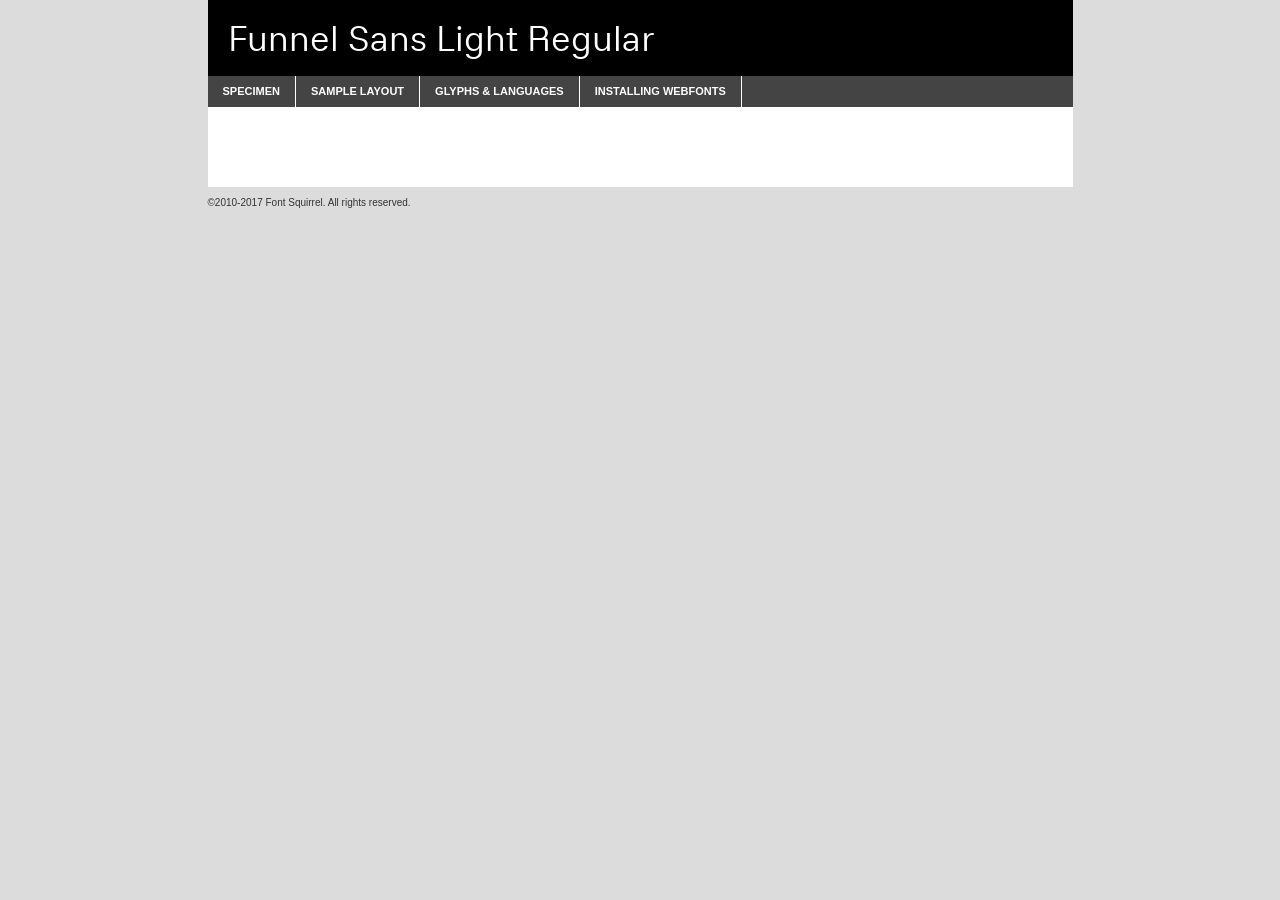
<file: assets/Funnel_Sans/webfontkit-20241219-203308/funnelsans-variablefont_wght-demo.html>
<!DOCTYPE html PUBLIC "-//W3C//DTD XHTML 1.0 Transitional//EN"
        "http://www.w3.org/TR/xhtml1/DTD/xhtml1-transitional.dtd">

<html xmlns="http://www.w3.org/1999/xhtml" xml:lang="en" lang="en">
<head>
    <meta http-equiv="Content-Type" content="text/html; charset=utf-8"/>
    <script src="http://ajax.googleapis.com/ajax/libs/jquery/1.7.2/jquery.min.js" type="text/javascript" charset="utf-8"></script>
    <script type="text/javascript">
		(function($) {
			$.fn.easyTabs = function(option) {
				var param = jQuery.extend({ fadeSpeed: 'fast', defaultContent: 1, activeClass: 'active' }, option);
				$(this).each(function() {
					var thisId = '#' + this.id;
					if ( param.defaultContent == '' )
					{
						param.defaultContent = 1;
					}
					if ( typeof param.defaultContent == 'number' )
					{
						var defaultTab = $(thisId + ' .tabs li:eq(' + (param.defaultContent - 1) + ') a').attr('href').substr(1);
					}
					else
					{
						var defaultTab = param.defaultContent;
					}
					$(thisId + ' .tabs li a').each(function() {
						var tabToHide = $(this).attr('href').substr(1);
						$('#' + tabToHide).addClass('easytabs-tab-content');
					});
					hideAll();
					changeContent(defaultTab);

					function hideAll() {$(thisId + ' .easytabs-tab-content').hide();}

					function changeContent(tabId)
					{
						hideAll();
						$(thisId + ' .tabs li').removeClass(param.activeClass);
						$(thisId + ' .tabs li a[href=#' + tabId + ']').closest('li').addClass(param.activeClass);
						if ( param.fadeSpeed != 'none' )
						{
							$(thisId + ' #' + tabId).fadeIn(param.fadeSpeed);
						}
						else
						{
							$(thisId + ' #' + tabId).show();
						}
					}

					$(thisId + ' .tabs li').click(function() {
						var tabId = $(this).find('a').attr('href').substr(1);
						changeContent(tabId);
						return false;
					});
				});
			}
		})(jQuery);
    </script>
    <link rel="stylesheet" href="specimen_files/specimen_stylesheet.css" type="text/css" charset="utf-8"/>
    <link rel="stylesheet" href="stylesheet.css" type="text/css" charset="utf-8"/>

    <style type="text/css">
        		body {
			font-family: 'funnel_sanslight';
        		}

            </style>

    <title>Funnel Sans Light Regular Specimen</title>


    <script type="text/javascript" charset="utf-8">
		$(document).ready(function() {
			$('#container').easyTabs({ defaultContent: 1 });
		});
    </script>
</head>

<body>
<div id="container">
    <div id="header">
		Funnel Sans Light Regular    </div>
    <ul class="tabs">
        <li><a href="#specimen">Specimen</a></li>
        <li><a href="#layout">Sample Layout</a></li>
		        <li><a href="#glyphs">Glyphs &amp; Languages</a></li>
        <li><a href="#installing">Installing Webfonts</a></li>

    </ul>

    <div id="main_content">


        <div id="specimen">

            <div class="section">
                <div class="grid12 firstcol">
                    <div class="huge">AaBb</div>
                </div>
            </div>

            <div class="section">
                <div class="glyph_range">A&#x200B;B&#x200b;C&#x200b;D&#x200b;E&#x200b;F&#x200b;G&#x200b;H&#x200b;I&#x200b;J&#x200b;K&#x200b;L&#x200b;M&#x200b;N&#x200b;O&#x200b;P&#x200b;Q&#x200b;R&#x200b;S&#x200b;T&#x200b;U&#x200b;V&#x200b;W&#x200b;X&#x200b;Y&#x200b;Z&#x200b;a&#x200b;b&#x200b;c&#x200b;d&#x200b;e&#x200b;f&#x200b;g&#x200b;h&#x200b;i&#x200b;j&#x200b;k&#x200b;l&#x200b;m&#x200b;n&#x200b;o&#x200b;p&#x200b;q&#x200b;r&#x200b;s&#x200b;t&#x200b;u&#x200b;v&#x200b;w&#x200b;x&#x200b;y&#x200b;z&#x200b;1&#x200b;2&#x200b;3&#x200b;4&#x200b;5&#x200b;6&#x200b;7&#x200b;8&#x200b;9&#x200b;0&#x200b;&amp;&#x200b;.&#x200b;,&#x200b;?&#x200b;!&#x200b;&#64;&#x200b;(&#x200b;)&#x200b;#&#x200b;$&#x200b;%&#x200b;*&#x200b;+&#x200b;-&#x200b;=&#x200b;:&#x200b;;</div>
            </div>
            <div class="section">
                <div class="grid12 firstcol">
                    <table class="sample_table">
                        <tr>
                            <td>10</td>
                            <td class="size10">abcdefghijklmnopqrstuvwxyzABCDEFGHIJKLMNOPQRSTUVWXYZ0123456789abcdefghijklmnopqrstuvwxyzABCDEFGHIJKLMNOPQRSTUVWXYZ0123456789abcdefghijklmnopqrstuvwxyzABCDEFGHIJKLMNOPQRSTUVWXYZ</td>
                        </tr>
                        <tr>
                            <td>11</td>
                            <td class="size11">abcdefghijklmnopqrstuvwxyzABCDEFGHIJKLMNOPQRSTUVWXYZ0123456789abcdefghijklmnopqrstuvwxyzABCDEFGHIJKLMNOPQRSTUVWXYZ0123456789abcdefghijklmnopqrstuvwxyzABCDEFGHIJKLMNOPQRSTUVWXYZ</td>
                        </tr>
                        <tr>
                            <td>12</td>
                            <td class="size12">abcdefghijklmnopqrstuvwxyzABCDEFGHIJKLMNOPQRSTUVWXYZ0123456789abcdefghijklmnopqrstuvwxyzABCDEFGHIJKLMNOPQRSTUVWXYZ0123456789abcdefghijklmnopqrstuvwxyzABCDEFGHIJKLMNOPQRSTUVWXYZ</td>
                        </tr>
                        <tr>
                            <td>13</td>
                            <td class="size13">abcdefghijklmnopqrstuvwxyzABCDEFGHIJKLMNOPQRSTUVWXYZ0123456789abcdefghijklmnopqrstuvwxyzABCDEFGHIJKLMNOPQRSTUVWXYZ0123456789abcdefghijklmnopqrstuvwxyzABCDEFGHIJKLMNOPQRSTUVWXYZ</td>
                        </tr>
                        <tr>
                            <td>14</td>
                            <td class="size14">abcdefghijklmnopqrstuvwxyzABCDEFGHIJKLMNOPQRSTUVWXYZ0123456789abcdefghijklmnopqrstuvwxyzABCDEFGHIJKLMNOPQRSTUVWXYZ0123456789abcdefghijklmnopqrstuvwxyzABCDEFGHIJKLMNOPQRSTUVWXYZ</td>
                        </tr>
                        <tr>
                            <td>16</td>
                            <td class="size16">abcdefghijklmnopqrstuvwxyzABCDEFGHIJKLMNOPQRSTUVWXYZ0123456789abcdefghijklmnopqrstuvwxyzABCDEFGHIJKLMNOPQRSTUVWXYZ</td>
                        </tr>
                        <tr>
                            <td>18</td>
                            <td class="size18">abcdefghijklmnopqrstuvwxyzABCDEFGHIJKLMNOPQRSTUVWXYZ0123456789abcdefghijklmnopqrstuvwxyzABCDEFGHIJKLMNOPQRSTUVWXYZ</td>
                        </tr>
                        <tr>
                            <td>20</td>
                            <td class="size20">abcdefghijklmnopqrstuvwxyzABCDEFGHIJKLMNOPQRSTUVWXYZ0123456789abcdefghijklmnopqrstuvwxyzABCDEFGHIJKLMNOPQRSTUVWXYZ</td>
                        </tr>
                        <tr>
                            <td>24</td>
                            <td class="size24">abcdefghijklmnopqrstuvwxyzABCDEFGHIJKLMNOPQRSTUVWXYZ0123456789abcdefghijklmnopqrstuvwxyzABCDEFGHIJKLMNOPQRSTUVWXYZ</td>
                        </tr>
                        <tr>
                            <td>30</td>
                            <td class="size30">abcdefghijklmnopqrstuvwxyzABCDEFGHIJKLMNOPQRSTUVWXYZ0123456789abcdefghijklmnopqrstuvwxyzABCDEFGHIJKLMNOPQRSTUVWXYZ</td>
                        </tr>
                        <tr>
                            <td>36</td>
                            <td class="size36">abcdefghijklmnopqrstuvwxyzABCDEFGHIJKLMNOPQRSTUVWXYZ0123456789abcdefghijklmnopqrstuvwxyzABCDEFGHIJKLMNOPQRSTUVWXYZ</td>
                        </tr>
                        <tr>
                            <td>48</td>
                            <td class="size48">abcdefghijklmnopqrstuvwxyzABCDEFGHIJKLMNOPQRSTUVWXYZ0123456789abcdefghijklmnopqrstuvwxyzABCDEFGHIJKLMNOPQRSTUVWXYZ</td>
                        </tr>
                        <tr>
                            <td>60</td>
                            <td class="size60">abcdefghijklmnopqrstuvwxyzABCDEFGHIJKLMNOPQRSTUVWXYZ0123456789abcdefghijklmnopqrstuvwxyzABCDEFGHIJKLMNOPQRSTUVWXYZ</td>
                        </tr>
                        <tr>
                            <td>72</td>
                            <td class="size72">abcdefghijklmnopqrstuvwxyzABCDEFGHIJKLMNOPQRSTUVWXYZ0123456789abcdefghijklmnopqrstuvwxyzABCDEFGHIJKLMNOPQRSTUVWXYZ</td>
                        </tr>
                        <tr>
                            <td>90</td>
                            <td class="size90">abcdefghijklmnopqrstuvwxyzABCDEFGHIJKLMNOPQRSTUVWXYZ0123456789abcdefghijklmnopqrstuvwxyzABCDEFGHIJKLMNOPQRSTUVWXYZ</td>
                        </tr>
                    </table>

                </div>

            </div>


            <div class="section" id="bodycomparison">


                <div id="xheight">
                    <div class="fontbody">&#x25FC;&#x25FC;&#x25FC;&#x25FC;&#x25FC;&#x25FC;&#x25FC;&#x25FC;&#x25FC;&#x25FC;&#x25FC;&#x25FC;&#x25FC;&#x25FC;&#x25FC;&#x25FC;&#x25FC;&#x25FC;&#x25FC;&#x25FC;&#x25FC;&#x25FC;&#x25FC;&#x25FC;&#x25FC;&#x25FC;&#x25FC;&#x25FC;&#x25FC;&#x25FC;&#x25FC;&#x25FC;&#x25FC;&#x25FC;&#x25FC;&#x25FC;&#x25FC;&#x25FC;&#x25FC;&#x25FC;&#x25FC;&#x25FC;&#x25FC;&#x25FC;&#x25FC;&#x25FC;&#x25FC;&#x25FC;&#x25FC;&#x25FC;&#x25FC;&#x25FC;&#x25FC;&#x25FC;&#x25FC;&#x25FC;&#x25FC;&#x25FC;&#x25FC;&#x25FC;&#x25FC;&#x25FC;&#x25FC;&#x25FC;&#x25FC;&#x25FC;&#x25FC;&#x25FC;&#x25FC;&#x25FC;&#x25FC;&#x25FC;&#x25FC;&#x25FC;&#x25FC;&#x25FC;&#x25FC;&#x25FC;&#x25FC;&#x25FC;&#x25FC;&#x25FC;&#x25FC;&#x25FC;&#x25FC;&#x25FC;&#x25FC;&#x25FC;&#x25FC;&#x25FC;&#x25FC;&#x25FC;&#x25FC;&#x25FC;&#x25FC;&#x25FC;&#x25FC;&#x25FC;&#x25FC;body</div>
                    <div class="arialbody">body</div>
                    <div class="verdanabody">body</div>
                    <div class="georgiabody">body</div>
                </div>
                <div class="fontbody" style="z-index:1">
                    body<span>Funnel Sans Light Regular</span>
                </div>
                <div class="arialbody" style="z-index:1">
                    body<span>Arial</span>
                </div>
                <div class="verdanabody" style="z-index:1">
                    body<span>Verdana</span>
                </div>
                <div class="georgiabody" style="z-index:1">
                    body<span>Georgia</span>
                </div>


            </div>


            <div class="section psample psample_row1" id="">

                <div class="grid2 firstcol">
                    <p class="size10"><span>10.</span>Aenean lacinia bibendum nulla sed consectetur. Fusce dapibus, tellus ac cursus commodo, tortor mauris condimentum nibh, ut fermentum massa justo sit amet risus. Nullam id dolor id nibh ultricies vehicula ut id elit. Cum sociis natoque penatibus et magnis dis parturient montes, nascetur ridiculus mus. Nulla vitae elit libero, a pharetra augue.</p>

                </div>
                <div class="grid3">
                    <p class="size11"><span>11.</span>Aenean lacinia bibendum nulla sed consectetur. Fusce dapibus, tellus ac cursus commodo, tortor mauris condimentum nibh, ut fermentum massa justo sit amet risus. Nullam id dolor id nibh ultricies vehicula ut id elit. Cum sociis natoque penatibus et magnis dis parturient montes, nascetur ridiculus mus. Nulla vitae elit libero, a pharetra augue.</p>

                </div>
                <div class="grid3">
                    <p class="size12"><span>12.</span>Aenean lacinia bibendum nulla sed consectetur. Fusce dapibus, tellus ac cursus commodo, tortor mauris condimentum nibh, ut fermentum massa justo sit amet risus. Nullam id dolor id nibh ultricies vehicula ut id elit. Cum sociis natoque penatibus et magnis dis parturient montes, nascetur ridiculus mus. Nulla vitae elit libero, a pharetra augue.</p>

                </div>
                <div class="grid4">
                    <p class="size13"><span>13.</span>Aenean lacinia bibendum nulla sed consectetur. Fusce dapibus, tellus ac cursus commodo, tortor mauris condimentum nibh, ut fermentum massa justo sit amet risus. Nullam id dolor id nibh ultricies vehicula ut id elit. Cum sociis natoque penatibus et magnis dis parturient montes, nascetur ridiculus mus. Nulla vitae elit libero, a pharetra augue.</p>

                </div>
                <div class="white_blend"></div>

            </div>
            <div class="section psample psample_row2" id="">
                <div class="grid3 firstcol">
                    <p class="size14"><span>14.</span>Aenean lacinia bibendum nulla sed consectetur. Fusce dapibus, tellus ac cursus commodo, tortor mauris condimentum nibh, ut fermentum massa justo sit amet risus. Nullam id dolor id nibh ultricies vehicula ut id elit. Cum sociis natoque penatibus et magnis dis parturient montes, nascetur ridiculus mus. Nulla vitae elit libero, a pharetra augue.</p>

                </div>
                <div class="grid4">
                    <p class="size16"><span>16.</span>Aenean lacinia bibendum nulla sed consectetur. Fusce dapibus, tellus ac cursus commodo, tortor mauris condimentum nibh, ut fermentum massa justo sit amet risus. Nullam id dolor id nibh ultricies vehicula ut id elit. Cum sociis natoque penatibus et magnis dis parturient montes, nascetur ridiculus mus. Nulla vitae elit libero, a pharetra augue.</p>

                </div>
                <div class="grid5">
                    <p class="size18"><span>18.</span>Aenean lacinia bibendum nulla sed consectetur. Fusce dapibus, tellus ac cursus commodo, tortor mauris condimentum nibh, ut fermentum massa justo sit amet risus. Nullam id dolor id nibh ultricies vehicula ut id elit. Cum sociis natoque penatibus et magnis dis parturient montes, nascetur ridiculus mus. Nulla vitae elit libero, a pharetra augue.</p>

                </div>

                <div class="white_blend"></div>

            </div>

            <div class="section psample psample_row3" id="">
                <div class="grid5 firstcol">
                    <p class="size20"><span>20.</span>Aenean lacinia bibendum nulla sed consectetur. Fusce dapibus, tellus ac cursus commodo, tortor mauris condimentum nibh, ut fermentum massa justo sit amet risus. Nullam id dolor id nibh ultricies vehicula ut id elit. Cum sociis natoque penatibus et magnis dis parturient montes, nascetur ridiculus mus. Nulla vitae elit libero, a pharetra augue.</p>
                </div>
                <div class="grid7">
                    <p class="size24"><span>24.</span>Aenean lacinia bibendum nulla sed consectetur. Fusce dapibus, tellus ac cursus commodo, tortor mauris condimentum nibh, ut fermentum massa justo sit amet risus. Nullam id dolor id nibh ultricies vehicula ut id elit. Cum sociis natoque penatibus et magnis dis parturient montes, nascetur ridiculus mus. Nulla vitae elit libero, a pharetra augue.</p>
                </div>

                <div class="white_blend"></div>

            </div>

            <div class="section psample psample_row4" id="">
                <div class="grid12 firstcol">
                    <p class="size30"><span>30.</span>Aenean lacinia bibendum nulla sed consectetur. Fusce dapibus, tellus ac cursus commodo, tortor mauris condimentum nibh, ut fermentum massa justo sit amet risus. Nullam id dolor id nibh ultricies vehicula ut id elit. Cum sociis natoque penatibus et magnis dis parturient montes, nascetur ridiculus mus. Nulla vitae elit libero, a pharetra augue.</p>
                </div>
                <div class="white_blend"></div>

            </div>


            <div class="section psample psample_row1 fullreverse">
                <div class="grid2 firstcol">
                    <p class="size10"><span>10.</span>Aenean lacinia bibendum nulla sed consectetur. Fusce dapibus, tellus ac cursus commodo, tortor mauris condimentum nibh, ut fermentum massa justo sit amet risus. Nullam id dolor id nibh ultricies vehicula ut id elit. Cum sociis natoque penatibus et magnis dis parturient montes, nascetur ridiculus mus. Nulla vitae elit libero, a pharetra augue.</p>

                </div>
                <div class="grid3">
                    <p class="size11"><span>11.</span>Aenean lacinia bibendum nulla sed consectetur. Fusce dapibus, tellus ac cursus commodo, tortor mauris condimentum nibh, ut fermentum massa justo sit amet risus. Nullam id dolor id nibh ultricies vehicula ut id elit. Cum sociis natoque penatibus et magnis dis parturient montes, nascetur ridiculus mus. Nulla vitae elit libero, a pharetra augue.</p>

                </div>
                <div class="grid3">
                    <p class="size12"><span>12.</span>Aenean lacinia bibendum nulla sed consectetur. Fusce dapibus, tellus ac cursus commodo, tortor mauris condimentum nibh, ut fermentum massa justo sit amet risus. Nullam id dolor id nibh ultricies vehicula ut id elit. Cum sociis natoque penatibus et magnis dis parturient montes, nascetur ridiculus mus. Nulla vitae elit libero, a pharetra augue.</p>

                </div>
                <div class="grid4">
                    <p class="size13"><span>13.</span>Aenean lacinia bibendum nulla sed consectetur. Fusce dapibus, tellus ac cursus commodo, tortor mauris condimentum nibh, ut fermentum massa justo sit amet risus. Nullam id dolor id nibh ultricies vehicula ut id elit. Cum sociis natoque penatibus et magnis dis parturient montes, nascetur ridiculus mus. Nulla vitae elit libero, a pharetra augue.</p>

                </div>
                <div class="black_blend"></div>

            </div>

            <div class="section psample psample_row2 fullreverse">
                <div class="grid3 firstcol">
                    <p class="size14"><span>14.</span>Aenean lacinia bibendum nulla sed consectetur. Fusce dapibus, tellus ac cursus commodo, tortor mauris condimentum nibh, ut fermentum massa justo sit amet risus. Nullam id dolor id nibh ultricies vehicula ut id elit. Cum sociis natoque penatibus et magnis dis parturient montes, nascetur ridiculus mus. Nulla vitae elit libero, a pharetra augue.</p>

                </div>
                <div class="grid4">
                    <p class="size16"><span>16.</span>Aenean lacinia bibendum nulla sed consectetur. Fusce dapibus, tellus ac cursus commodo, tortor mauris condimentum nibh, ut fermentum massa justo sit amet risus. Nullam id dolor id nibh ultricies vehicula ut id elit. Cum sociis natoque penatibus et magnis dis parturient montes, nascetur ridiculus mus. Nulla vitae elit libero, a pharetra augue.</p>

                </div>
                <div class="grid5">
                    <p class="size18"><span>18.</span>Aenean lacinia bibendum nulla sed consectetur. Fusce dapibus, tellus ac cursus commodo, tortor mauris condimentum nibh, ut fermentum massa justo sit amet risus. Nullam id dolor id nibh ultricies vehicula ut id elit. Cum sociis natoque penatibus et magnis dis parturient montes, nascetur ridiculus mus. Nulla vitae elit libero, a pharetra augue.</p>

                </div>
                <div class="black_blend"></div>

            </div>

            <div class="section psample fullreverse psample_row3" id="">
                <div class="grid5 firstcol">
                    <p class="size20"><span>20.</span>Aenean lacinia bibendum nulla sed consectetur. Fusce dapibus, tellus ac cursus commodo, tortor mauris condimentum nibh, ut fermentum massa justo sit amet risus. Nullam id dolor id nibh ultricies vehicula ut id elit. Cum sociis natoque penatibus et magnis dis parturient montes, nascetur ridiculus mus. Nulla vitae elit libero, a pharetra augue.</p>
                </div>
                <div class="grid7">
                    <p class="size24"><span>24.</span>Aenean lacinia bibendum nulla sed consectetur. Fusce dapibus, tellus ac cursus commodo, tortor mauris condimentum nibh, ut fermentum massa justo sit amet risus. Nullam id dolor id nibh ultricies vehicula ut id elit. Cum sociis natoque penatibus et magnis dis parturient montes, nascetur ridiculus mus. Nulla vitae elit libero, a pharetra augue.</p>
                </div>

                <div class="black_blend"></div>

            </div>

            <div class="section psample fullreverse psample_row4" id="" style="border-bottom: 20px #000 solid;">
                <div class="grid12 firstcol">
                    <p class="size30"><span>30.</span>Aenean lacinia bibendum nulla sed consectetur. Fusce dapibus, tellus ac cursus commodo, tortor mauris condimentum nibh, ut fermentum massa justo sit amet risus. Nullam id dolor id nibh ultricies vehicula ut id elit. Cum sociis natoque penatibus et magnis dis parturient montes, nascetur ridiculus mus. Nulla vitae elit libero, a pharetra augue.</p>
                </div>
                <div class="black_blend"></div>

            </div>


        </div>

        <div id="layout">

            <div class="section">

                <div class="grid12 firstcol">
                    <h1>Lorem Ipsum Dolor</h1>
                    <h2>Etiam porta sem malesuada magna mollis euismod</h2>

                    <p class="byline">By <a href="#link">Aenean Lacinia</a></p>
                </div>
            </div>
            <div class="section">
                <div class="grid8 firstcol">
                    <p class="large">Donec sed odio dui. Morbi leo risus, porta ac consectetur ac, vestibulum at eros. Fusce dapibus, tellus ac cursus commodo, tortor mauris condimentum nibh, ut fermentum massa justo sit amet risus. </p>


                    <h3>Pellentesque ornare sem</h3>

                    <p>Maecenas sed diam eget risus varius blandit sit amet non magna. Maecenas faucibus mollis interdum. Donec ullamcorper nulla non metus auctor fringilla. Nullam id dolor id nibh ultricies vehicula ut id elit. Nullam id dolor id nibh ultricies vehicula ut id elit. </p>

                    <p>Aenean eu leo quam. Pellentesque ornare sem lacinia quam venenatis vestibulum. Lorem ipsum dolor sit amet, consectetur adipiscing elit. Cum sociis natoque penatibus et magnis dis parturient montes, nascetur ridiculus mus. </p>

                    <p>Nulla vitae elit libero, a pharetra augue. Praesent commodo cursus magna, vel scelerisque nisl consectetur et. Aenean lacinia bibendum nulla sed consectetur. </p>

                    <p>Nullam quis risus eget urna mollis ornare vel eu leo. Nullam quis risus eget urna mollis ornare vel eu leo. Maecenas sed diam eget risus varius blandit sit amet non magna. Donec ullamcorper nulla non metus auctor fringilla. </p>

                    <h3>Cras mattis consectetur</h3>

                    <p>Aenean eu leo quam. Pellentesque ornare sem lacinia quam venenatis vestibulum. Aenean lacinia bibendum nulla sed consectetur. Integer posuere erat a ante venenatis dapibus posuere velit aliquet. Cras mattis consectetur purus sit amet fermentum. </p>

                    <p>Nullam id dolor id nibh ultricies vehicula ut id elit. Nullam quis risus eget urna mollis ornare vel eu leo. Cras mattis consectetur purus sit amet fermentum.</p>
                </div>

                <div class="grid4 sidebar">

                    <div class="box reverse">
                        <p class="last">Nullam quis risus eget urna mollis ornare vel eu leo. Donec ullamcorper nulla non metus auctor fringilla. Cras mattis consectetur purus sit amet fermentum. Sed posuere consectetur est at lobortis. Lorem ipsum dolor sit amet, consectetur adipiscing elit. </p>
                    </div>

                    <p class="caption">Maecenas sed diam eget risus varius.</p>

                    <p>Vestibulum id ligula porta felis euismod semper. Integer posuere erat a ante venenatis dapibus posuere velit aliquet. Vestibulum id ligula porta felis euismod semper. Sed posuere consectetur est at lobortis. Maecenas sed diam eget risus varius blandit sit amet non magna. Fusce dapibus, tellus ac cursus commodo, tortor mauris condimentum nibh, ut fermentum massa justo sit amet risus. </p>


                    <p>Duis mollis, est non commodo luctus, nisi erat porttitor ligula, eget lacinia odio sem nec elit. Aenean lacinia bibendum nulla sed consectetur. Vivamus sagittis lacus vel augue laoreet rutrum faucibus dolor auctor. Aenean lacinia bibendum nulla sed consectetur. Nullam quis risus eget urna mollis ornare vel eu leo. </p>

                    <p>Praesent commodo cursus magna, vel scelerisque nisl consectetur et. Donec ullamcorper nulla non metus auctor fringilla. Maecenas faucibus mollis interdum. Fusce dapibus, tellus ac cursus commodo, tortor mauris condimentum nibh, ut fermentum massa justo sit amet risus. </p>

                </div>
            </div>

        </div>


		

        <div id="glyphs">
            <div class="section">
                <div class="grid12 firstcol">

                    <h1>Language Support</h1>
                    <p>The subset of Funnel Sans Light Regular in this kit supports the following languages:<br/>

						Albanian, Basque, Breton, Chamorro, Danish, Dutch, English, Faroese, Finnish, French, Frisian, Galician, German, Icelandic, Italian, Malagasy, Norwegian, Portuguese, Spanish, Alsatian, Aragonese, Arapaho, Arrernte, Asturian, Aymara, Bislama, Cebuano, Corsican, Fijian, French_creole, Genoese, Gilbertese, Greenlandic, Haitian_creole, Hiligaynon, Hmong, Hopi, Ibanag, Iloko_ilokano, Indonesian, Interglossa_glosa, Interlingua, Irish_gaelic, Jerriais, Lojban, Lombard, Luxembourgeois, Manx, Mohawk, Norfolk_pitcairnese, Occitan, Oromo, Pangasinan, Papiamento, Piedmontese, Potawatomi, Rhaeto-romance, Romansh, Rotokas, Sami_lule, Samoan, Sardinian, Scots_gaelic, Seychelles_creole, Shona, Sicilian, Somali, Southern_ndebele, Swahili, Swati_swazi, Tagalog_filipino_pilipino, Tetum, Tok_pisin, Uyghur_latinized, Volapuk, Walloon, Warlpiri, Xhosa, Yapese, Zulu, Latinbasic, Ubasic, Demo                    </p>
                    <h1>Glyph Chart</h1>
                    <p>The subset of Funnel Sans Light Regular in this kit includes all the glyphs listed below. Unicode entities are included above each glyph to help you insert individual characters into your layout.</p>
                    <div id="glyph_chart">

																				                                <div><p>&amp;#32;</p>&#32;</div>
																				                                <div><p>&amp;#33;</p>&#33;</div>
																				                                <div><p>&amp;#34;</p>&#34;</div>
																				                                <div><p>&amp;#35;</p>&#35;</div>
																				                                <div><p>&amp;#36;</p>&#36;</div>
																				                                <div><p>&amp;#37;</p>&#37;</div>
																				                                <div><p>&amp;#38;</p>&#38;</div>
																				                                <div><p>&amp;#39;</p>&#39;</div>
																				                                <div><p>&amp;#40;</p>&#40;</div>
																				                                <div><p>&amp;#41;</p>&#41;</div>
																				                                <div><p>&amp;#42;</p>&#42;</div>
																				                                <div><p>&amp;#43;</p>&#43;</div>
																				                                <div><p>&amp;#44;</p>&#44;</div>
																				                                <div><p>&amp;#45;</p>&#45;</div>
																				                                <div><p>&amp;#46;</p>&#46;</div>
																				                                <div><p>&amp;#47;</p>&#47;</div>
																				                                <div><p>&amp;#48;</p>&#48;</div>
																				                                <div><p>&amp;#49;</p>&#49;</div>
																				                                <div><p>&amp;#50;</p>&#50;</div>
																				                                <div><p>&amp;#51;</p>&#51;</div>
																				                                <div><p>&amp;#52;</p>&#52;</div>
																				                                <div><p>&amp;#53;</p>&#53;</div>
																				                                <div><p>&amp;#54;</p>&#54;</div>
																				                                <div><p>&amp;#55;</p>&#55;</div>
																				                                <div><p>&amp;#56;</p>&#56;</div>
																				                                <div><p>&amp;#57;</p>&#57;</div>
																				                                <div><p>&amp;#58;</p>&#58;</div>
																				                                <div><p>&amp;#59;</p>&#59;</div>
																				                                <div><p>&amp;#60;</p>&#60;</div>
																				                                <div><p>&amp;#61;</p>&#61;</div>
																				                                <div><p>&amp;#62;</p>&#62;</div>
																				                                <div><p>&amp;#63;</p>&#63;</div>
																				                                <div><p>&amp;#64;</p>&#64;</div>
																				                                <div><p>&amp;#65;</p>&#65;</div>
																				                                <div><p>&amp;#66;</p>&#66;</div>
																				                                <div><p>&amp;#67;</p>&#67;</div>
																				                                <div><p>&amp;#68;</p>&#68;</div>
																				                                <div><p>&amp;#69;</p>&#69;</div>
																				                                <div><p>&amp;#70;</p>&#70;</div>
																				                                <div><p>&amp;#71;</p>&#71;</div>
																				                                <div><p>&amp;#72;</p>&#72;</div>
																				                                <div><p>&amp;#73;</p>&#73;</div>
																				                                <div><p>&amp;#74;</p>&#74;</div>
																				                                <div><p>&amp;#75;</p>&#75;</div>
																				                                <div><p>&amp;#76;</p>&#76;</div>
																				                                <div><p>&amp;#77;</p>&#77;</div>
																				                                <div><p>&amp;#78;</p>&#78;</div>
																				                                <div><p>&amp;#79;</p>&#79;</div>
																				                                <div><p>&amp;#80;</p>&#80;</div>
																				                                <div><p>&amp;#81;</p>&#81;</div>
																				                                <div><p>&amp;#82;</p>&#82;</div>
																				                                <div><p>&amp;#83;</p>&#83;</div>
																				                                <div><p>&amp;#84;</p>&#84;</div>
																				                                <div><p>&amp;#85;</p>&#85;</div>
																				                                <div><p>&amp;#86;</p>&#86;</div>
																				                                <div><p>&amp;#87;</p>&#87;</div>
																				                                <div><p>&amp;#88;</p>&#88;</div>
																				                                <div><p>&amp;#89;</p>&#89;</div>
																				                                <div><p>&amp;#90;</p>&#90;</div>
																				                                <div><p>&amp;#91;</p>&#91;</div>
																				                                <div><p>&amp;#92;</p>&#92;</div>
																				                                <div><p>&amp;#93;</p>&#93;</div>
																				                                <div><p>&amp;#94;</p>&#94;</div>
																				                                <div><p>&amp;#95;</p>&#95;</div>
																				                                <div><p>&amp;#96;</p>&#96;</div>
																				                                <div><p>&amp;#97;</p>&#97;</div>
																				                                <div><p>&amp;#98;</p>&#98;</div>
																				                                <div><p>&amp;#99;</p>&#99;</div>
																				                                <div><p>&amp;#100;</p>&#100;</div>
																				                                <div><p>&amp;#101;</p>&#101;</div>
																				                                <div><p>&amp;#102;</p>&#102;</div>
																				                                <div><p>&amp;#103;</p>&#103;</div>
																				                                <div><p>&amp;#104;</p>&#104;</div>
																				                                <div><p>&amp;#105;</p>&#105;</div>
																				                                <div><p>&amp;#106;</p>&#106;</div>
																				                                <div><p>&amp;#107;</p>&#107;</div>
																				                                <div><p>&amp;#108;</p>&#108;</div>
																				                                <div><p>&amp;#109;</p>&#109;</div>
																				                                <div><p>&amp;#110;</p>&#110;</div>
																				                                <div><p>&amp;#111;</p>&#111;</div>
																				                                <div><p>&amp;#112;</p>&#112;</div>
																				                                <div><p>&amp;#113;</p>&#113;</div>
																				                                <div><p>&amp;#114;</p>&#114;</div>
																				                                <div><p>&amp;#115;</p>&#115;</div>
																				                                <div><p>&amp;#116;</p>&#116;</div>
																				                                <div><p>&amp;#117;</p>&#117;</div>
																				                                <div><p>&amp;#118;</p>&#118;</div>
																				                                <div><p>&amp;#119;</p>&#119;</div>
																				                                <div><p>&amp;#120;</p>&#120;</div>
																				                                <div><p>&amp;#121;</p>&#121;</div>
																				                                <div><p>&amp;#122;</p>&#122;</div>
																				                                <div><p>&amp;#123;</p>&#123;</div>
																				                                <div><p>&amp;#124;</p>&#124;</div>
																				                                <div><p>&amp;#125;</p>&#125;</div>
																				                                <div><p>&amp;#126;</p>&#126;</div>
																				                                <div><p>&amp;#160;</p>&#160;</div>
																				                                <div><p>&amp;#161;</p>&#161;</div>
																				                                <div><p>&amp;#162;</p>&#162;</div>
																				                                <div><p>&amp;#163;</p>&#163;</div>
																				                                <div><p>&amp;#164;</p>&#164;</div>
																				                                <div><p>&amp;#165;</p>&#165;</div>
																				                                <div><p>&amp;#166;</p>&#166;</div>
																				                                <div><p>&amp;#167;</p>&#167;</div>
																				                                <div><p>&amp;#168;</p>&#168;</div>
																				                                <div><p>&amp;#169;</p>&#169;</div>
																				                                <div><p>&amp;#170;</p>&#170;</div>
																				                                <div><p>&amp;#171;</p>&#171;</div>
																				                                <div><p>&amp;#172;</p>&#172;</div>
																				                                <div><p>&amp;#173;</p>&#173;</div>
																				                                <div><p>&amp;#174;</p>&#174;</div>
																				                                <div><p>&amp;#175;</p>&#175;</div>
																				                                <div><p>&amp;#176;</p>&#176;</div>
																				                                <div><p>&amp;#177;</p>&#177;</div>
																				                                <div><p>&amp;#178;</p>&#178;</div>
																				                                <div><p>&amp;#179;</p>&#179;</div>
																				                                <div><p>&amp;#180;</p>&#180;</div>
																				                                <div><p>&amp;#182;</p>&#182;</div>
																				                                <div><p>&amp;#183;</p>&#183;</div>
																				                                <div><p>&amp;#184;</p>&#184;</div>
																				                                <div><p>&amp;#185;</p>&#185;</div>
																				                                <div><p>&amp;#186;</p>&#186;</div>
																				                                <div><p>&amp;#187;</p>&#187;</div>
																				                                <div><p>&amp;#188;</p>&#188;</div>
																				                                <div><p>&amp;#189;</p>&#189;</div>
																				                                <div><p>&amp;#190;</p>&#190;</div>
																				                                <div><p>&amp;#191;</p>&#191;</div>
																				                                <div><p>&amp;#192;</p>&#192;</div>
																				                                <div><p>&amp;#193;</p>&#193;</div>
																				                                <div><p>&amp;#194;</p>&#194;</div>
																				                                <div><p>&amp;#195;</p>&#195;</div>
																				                                <div><p>&amp;#196;</p>&#196;</div>
																				                                <div><p>&amp;#197;</p>&#197;</div>
																				                                <div><p>&amp;#198;</p>&#198;</div>
																				                                <div><p>&amp;#199;</p>&#199;</div>
																				                                <div><p>&amp;#200;</p>&#200;</div>
																				                                <div><p>&amp;#201;</p>&#201;</div>
																				                                <div><p>&amp;#202;</p>&#202;</div>
																				                                <div><p>&amp;#203;</p>&#203;</div>
																				                                <div><p>&amp;#204;</p>&#204;</div>
																				                                <div><p>&amp;#205;</p>&#205;</div>
																				                                <div><p>&amp;#206;</p>&#206;</div>
																				                                <div><p>&amp;#207;</p>&#207;</div>
																				                                <div><p>&amp;#208;</p>&#208;</div>
																				                                <div><p>&amp;#209;</p>&#209;</div>
																				                                <div><p>&amp;#210;</p>&#210;</div>
																				                                <div><p>&amp;#211;</p>&#211;</div>
																				                                <div><p>&amp;#212;</p>&#212;</div>
																				                                <div><p>&amp;#213;</p>&#213;</div>
																				                                <div><p>&amp;#214;</p>&#214;</div>
																				                                <div><p>&amp;#215;</p>&#215;</div>
																				                                <div><p>&amp;#216;</p>&#216;</div>
																				                                <div><p>&amp;#217;</p>&#217;</div>
																				                                <div><p>&amp;#218;</p>&#218;</div>
																				                                <div><p>&amp;#219;</p>&#219;</div>
																				                                <div><p>&amp;#220;</p>&#220;</div>
																				                                <div><p>&amp;#221;</p>&#221;</div>
																				                                <div><p>&amp;#222;</p>&#222;</div>
																				                                <div><p>&amp;#223;</p>&#223;</div>
																				                                <div><p>&amp;#224;</p>&#224;</div>
																				                                <div><p>&amp;#225;</p>&#225;</div>
																				                                <div><p>&amp;#226;</p>&#226;</div>
																				                                <div><p>&amp;#227;</p>&#227;</div>
																				                                <div><p>&amp;#228;</p>&#228;</div>
																				                                <div><p>&amp;#229;</p>&#229;</div>
																				                                <div><p>&amp;#230;</p>&#230;</div>
																				                                <div><p>&amp;#231;</p>&#231;</div>
																				                                <div><p>&amp;#232;</p>&#232;</div>
																				                                <div><p>&amp;#233;</p>&#233;</div>
																				                                <div><p>&amp;#234;</p>&#234;</div>
																				                                <div><p>&amp;#235;</p>&#235;</div>
																				                                <div><p>&amp;#236;</p>&#236;</div>
																				                                <div><p>&amp;#237;</p>&#237;</div>
																				                                <div><p>&amp;#238;</p>&#238;</div>
																				                                <div><p>&amp;#239;</p>&#239;</div>
																				                                <div><p>&amp;#240;</p>&#240;</div>
																				                                <div><p>&amp;#241;</p>&#241;</div>
																				                                <div><p>&amp;#242;</p>&#242;</div>
																				                                <div><p>&amp;#243;</p>&#243;</div>
																				                                <div><p>&amp;#244;</p>&#244;</div>
																				                                <div><p>&amp;#245;</p>&#245;</div>
																				                                <div><p>&amp;#246;</p>&#246;</div>
																				                                <div><p>&amp;#247;</p>&#247;</div>
																				                                <div><p>&amp;#248;</p>&#248;</div>
																				                                <div><p>&amp;#249;</p>&#249;</div>
																				                                <div><p>&amp;#250;</p>&#250;</div>
																				                                <div><p>&amp;#251;</p>&#251;</div>
																				                                <div><p>&amp;#252;</p>&#252;</div>
																				                                <div><p>&amp;#253;</p>&#253;</div>
																				                                <div><p>&amp;#254;</p>&#254;</div>
																				                                <div><p>&amp;#255;</p>&#255;</div>
																				                                <div><p>&amp;#338;</p>&#338;</div>
																				                                <div><p>&amp;#339;</p>&#339;</div>
																				                                <div><p>&amp;#376;</p>&#376;</div>
																				                                <div><p>&amp;#710;</p>&#710;</div>
																				                                <div><p>&amp;#732;</p>&#732;</div>
																				                                <div><p>&amp;#8192;</p>&#8192;</div>
																				                                <div><p>&amp;#8193;</p>&#8193;</div>
																				                                <div><p>&amp;#8194;</p>&#8194;</div>
																				                                <div><p>&amp;#8195;</p>&#8195;</div>
																				                                <div><p>&amp;#8196;</p>&#8196;</div>
																				                                <div><p>&amp;#8197;</p>&#8197;</div>
																				                                <div><p>&amp;#8198;</p>&#8198;</div>
																				                                <div><p>&amp;#8199;</p>&#8199;</div>
																				                                <div><p>&amp;#8200;</p>&#8200;</div>
																				                                <div><p>&amp;#8201;</p>&#8201;</div>
																				                                <div><p>&amp;#8202;</p>&#8202;</div>
																				                                <div><p>&amp;#8208;</p>&#8208;</div>
																				                                <div><p>&amp;#8209;</p>&#8209;</div>
																				                                <div><p>&amp;#8210;</p>&#8210;</div>
																				                                <div><p>&amp;#8211;</p>&#8211;</div>
																				                                <div><p>&amp;#8212;</p>&#8212;</div>
																				                                <div><p>&amp;#8216;</p>&#8216;</div>
																				                                <div><p>&amp;#8217;</p>&#8217;</div>
																				                                <div><p>&amp;#8218;</p>&#8218;</div>
																				                                <div><p>&amp;#8220;</p>&#8220;</div>
																				                                <div><p>&amp;#8221;</p>&#8221;</div>
																				                                <div><p>&amp;#8222;</p>&#8222;</div>
																				                                <div><p>&amp;#8226;</p>&#8226;</div>
																				                                <div><p>&amp;#8230;</p>&#8230;</div>
																				                                <div><p>&amp;#8239;</p>&#8239;</div>
																				                                <div><p>&amp;#8249;</p>&#8249;</div>
																				                                <div><p>&amp;#8250;</p>&#8250;</div>
																				                                <div><p>&amp;#8287;</p>&#8287;</div>
																				                                <div><p>&amp;#8364;</p>&#8364;</div>
																				                                <div><p>&amp;#8482;</p>&#8482;</div>
																				                                <div><p>&amp;#64257;</p>&#64257;</div>
																				                                <div><p>&amp;#64258;</p>&#64258;</div>
																																																										                    </div>
                </div>


            </div>
        </div>


        <div id="specs">

        </div>

        <div id="installing">
            <div class="section">
                <div class="grid7 firstcol">
                    <h1>Installing Webfonts</h1>

                    <p>Webfonts are supported by all major browser platforms but not all in the same way. There are currently four different font formats that must be included in order to target all browsers. This includes TTF, WOFF, EOT and SVG.</p>

                    <h2>1. Upload your webfonts</h2>
                    <p>You must upload your webfont kit to your website. They should be in or near the same directory as your CSS files.</p>

                    <h2>2. Include the webfont stylesheet</h2>
                    <p>A special CSS @font-face declaration helps the various browsers select the appropriate font it needs without causing you a bunch of headaches. Learn more about this syntax by reading the <a href="https://www.fontspring.com/blog/further-hardening-of-the-bulletproof-syntax">Fontspring blog post</a> about it. The code for it is as follows:</p>


                    <code>
                        @font-face{
                        font-family: 'MyWebFont';
                        src: url('WebFont.eot');
                        src: url('WebFont.eot?#iefix') format('embedded-opentype'),
                        url('WebFont.woff') format('woff'),
                        url('WebFont.ttf') format('truetype'),
                        url('WebFont.svg#webfont') format('svg');
                        }
                    </code>

                    <p>We've already gone ahead and generated the code for you. All you have to do is link to the stylesheet in your HTML, like this:</p>
                    <code>&lt;link rel=&quot;stylesheet&quot; href=&quot;stylesheet.css&quot; type=&quot;text/css&quot; charset=&quot;utf-8&quot; /&gt;</code>

                    <h2>3. Modify your own stylesheet</h2>
                    <p>To take advantage of your new fonts, you must tell your stylesheet to use them. Look at the original @font-face declaration above and find the property called "font-family." The name linked there will be what you use to reference the font. Prepend that webfont name to the font stack in the "font-family" property, inside the selector you want to change. For example:</p>
                    <code>p { font-family: 'WebFont', Arial, sans-serif; }</code>

                    <h2>4. Test</h2>
                    <p>Getting webfonts to work cross-browser <em>can</em> be tricky. Use the information in the sidebar to help you if you find that fonts aren't loading in a particular browser.</p>
                </div>

                <div class="grid5 sidebar">
                    <div class="box">
                        <h2>Troubleshooting<br/>Font-Face Problems</h2>
                        <p>Having trouble getting your webfonts to load in your new website? Here are some tips to sort out what might be the problem.</p>

                        <h3>Fonts not showing in any browser</h3>

                        <p>This sounds like you need to work on the plumbing. You either did not upload the fonts to the correct directory, or you did not link the fonts properly in the CSS. If you've confirmed that all this is correct and you still have a problem, take a look at your .htaccess file and see if requests are getting intercepted.</p>

                        <h3>Fonts not loading in iPhone or iPad</h3>

                        <p>The most common problem here is that you are serving the fonts from an IIS server. IIS refuses to serve files that have unknown MIME types. If that is the case, you must set the MIME type for SVG to "image/svg+xml" in the server settings. Follow these instructions from Microsoft if you need help.</p>

                        <h3>Fonts not loading in Firefox</h3>

                        <p>The primary reason for this failure? You are still using a version Firefox older than 3.5. So upgrade already! If that isn't it, then you are very likely serving fonts from a different domain. Firefox requires that all font assets be served from the same domain. Lastly it is possible that you need to add WOFF to your list of MIME types (if you are serving via IIS.)</p>

                        <h3>Fonts not loading in IE</h3>

                        <p>Are you looking at Internet Explorer on an actual Windows machine or are you cheating by using a service like Adobe BrowserLab? Many of these screenshot services do not render @font-face for IE. Best to test it on a real machine.</p>

                        <h3>Fonts not loading in IE9</h3>

                        <p>IE9, like Firefox, requires that fonts be served from the same domain as the website. Make sure that is the case.</p>
                    </div>
                </div>
            </div>

        </div>

    </div>
    <div id="footer">
        <p>&copy;2010-2017 Font Squirrel. All rights reserved.</p>
    </div>
</div>
</body>
</html>
</file>
<file: styles.css>
* {
  list-style: none;
  box-sizing: border-box;
  margin: 0;
  font-family: 'Funnel Sans', 'Arial', 'Helvetica', sans-serif;
}

h4 {
  font-weight: 400;
}

h5 {
  margin-bottom: 0.188rem;
}

ul,
li {
  margin: 0;
  padding: 0;
}

button {
  background: #1B92D4;
  color: white;
  font-weight: 600;
  text-transform: capitalize;
  border: none;
  border-radius: 1.5rem;
  padding: 5px;
  width: 4.125rem;
}

img {
  height: 1rem;
  color: white;
}

span {
  margin-right: 1rem;
}

.dashboard {
  display: grid;
  grid-template-columns: 4fr 8fr;
}

.dashboard > * {
  padding: 0 2rem;
}

/* Sidebar */

.container.sidebar {
  padding-left: 1rem;
  padding-top: 3rem;
}

.sidebar {
  grid-area: 1 / 1 / 3 / 1;
  background: #40a2fff7;
  color: white;
  text-transform: capitalize;
  display: flex;
  flex-direction: column;
  gap: 2em;
}

.sidebar-menu > ul,
.settings-and-help > ul {
  font-weight: 700;
  display: flex;
  flex-direction: column;
  gap: 0.75em;
}

/* Header */

.header {
  display: grid;
  grid-area: 1 / 2 / 2 / 3;
  grid-template-rows: repeat(2, 1fr);
  grid-template-columns: 3fr 2fr;
  grid-template-areas:
    "search-bar header-menu-wrapper"
    "user-greeting actions";
}

.header-menu {
  height: 35px;
}

ul.header-menu {
  display: flex;
  align-items: center;
  gap: 1rem;
}

.header-search-wrapper {
  display: flex;
  align-items: center;
  gap: 1rem;
}

.actions {
  display: flex;
  justify-content: space-evenly;
  align-items: center;
}

.morgan-profile-pic {
  border-radius: 50%;
  height: 1.438rem;
}

.avatar .morgan-profile-pic {
  height: 2.25rem;
}

#search-bar {
  width: 77%;
  border: 1px solid #c3c1c1;
  border-radius: 10px;
  background: #c3c1c1;
}

/* MAIN */
.main {
  background: #e2e8f0;
  padding-top: 2rem;
}

.main-left {
  display: grid;
  grid-template-columns: repeat(2, 1fr);
  grid-template-rows: repeat(6, minmax(13.188rem, 1fr));
  gap: 1rem;
}

.articles-container {
  display: grid;
  grid-template-columns: 2fr 1fr;
  gap: 1rem;
}

.announcements,
.trending,
.project-container {
  background: white;
}

/* YOUR PROJECTS*/

.project-container {
  border-left: 9px solid gold;
  border-radius: 5px;
  padding: 1rem;
}

.project-card {
  display: flex;
  flex-direction: column;
  justify-content: space-between;
  height: 100%;
}

.socials {
  margin-left: auto;
}

.socials span {
  margin: 0 1rem;
}

/* ANNOUNCEMENTS & TRENDING */
.main-right {
  display: flex;
  flex-direction: column;
  gap: 1rem;
}

.announcements {
  border-radius: 5px;
}

.announcement-card {
  border-bottom: 1px solid grey;
  width: 82%;
  margin: 0 auto;
  padding-top: 1rem;
  padding-bottom: 0.688rem;
  margin-bottom: 1rem;
}

.trending {
  border-radius: 5px;
}

.trending-card {
  width: 82%;
  margin: 0 auto;
  margin-top: 1rem;
  margin-bottom: 1rem;
  display: flex;
  gap: 1rem;
}
</file>
<file: assets/Funnel_Sans/webfontkit-20241219-203308/specimen_files/specimen_stylesheet.css>
@import url('grid_12-825-55-15.css');

/*  
	CSS Reset by Eric Meyer - Released under Public Domain
    http://meyerweb.com/eric/tools/css/reset/
*/
html, body, div, span, applet, object, iframe,
h1, h2, h3, h4, h5, h6, p, blockquote, pre,
a, abbr, acronym, address, big, cite, code,
del, dfn, em, font, img, ins, kbd, q, s, samp,
small, strike, strong, sub, sup, tt, var,
b, u, i, center, dl, dt, dd, ol, ul, li,
fieldset, form, label, legend, table,
caption, tbody, tfoot, thead, tr, th, td {
	margin:         0;
	padding:        0;
	border:         0;
	outline:        0;
	font-size:      100%;
	vertical-align: baseline;
	background:     transparent;
}

body {
	line-height: 1;
}

ol, ul {
	list-style: none;
}

blockquote, q {
	quotes: none;
}

blockquote:before, blockquote:after,
q:before, q:after {
	content: '';
	content: none;
}

:focus {
	outline: 0;
}

ins {
	text-decoration: none;
}

del {
	text-decoration: line-through;
}

table {
	border-collapse: collapse;
	border-spacing:  0;
}


body {
	color:            #000;
	background-color: #dcdcdc;
}

a {
	text-decoration: none;
	color:           #1883ba;
}

h1 {
	font-size:     32px;
	font-weight:   normal;
	font-style:    normal;
	margin-bottom: 18px;
}

h2 {
	font-size: 18px;
}

#container {
	width:  865px;
	margin: 0px auto;
}


#header {
	padding:          20px;
	font-size:        36px;
	background-color: #000;
	color:            #fff;
}

#header span {
	color: #666;
}

#main_content {
	background-color: #fff;
	padding:          60px 20px 20px;
}


#footer p {
	margin:         0;
	padding-top:    10px;
	padding-bottom: 50px;
	color:          #333;
	font:           10px Arial, sans-serif;
}

.tabs {
	width:            100%;
	height:           31px;
	background-color: #444;
}

.tabs li {
	float:            left;
	margin:           0;
	overflow:         hidden;
	background-color: #444;
}

.tabs li a {
	display:         block;
	color:           #fff;
	text-decoration: none;
	font:            bold 11px/11px 'Arial';
	text-transform:  uppercase;
	padding:         10px 15px;
	border-right:    1px solid #fff;
}

.tabs li a:hover {
	background-color: #00b3ff;

}

.tabs li.active a {
	color:            #000;
	background-color: #fff;
}


div.huge {

	font-size:      300px;
	line-height:    1em;
	padding:        0;
	letter-spacing: -.02em;
	overflow:       hidden;
}

div.glyph_range {
	font-size:   72px;
	line-height: 1.1em;
}

.size10 {
	font-size: 10px;
}

.size11 {
	font-size: 11px;
}

.size12 {
	font-size: 12px;
}

.size13 {
	font-size: 13px;
}

.size14 {
	font-size: 14px;
}

.size16 {
	font-size: 16px;
}

.size18 {
	font-size: 18px;
}

.size20 {
	font-size: 20px;
}

.size24 {
	font-size: 24px;
}

.size30 {
	font-size: 30px;
}

.size36 {
	font-size: 36px;
}

.size48 {
	font-size: 48px;
}

.size60 {
	font-size: 60px;
}

.size72 {
	font-size: 72px;
}

.size90 {
	font-size: 90px;
}


.psample_row1 {
	height: 120px;
}

.psample_row1 {
	height: 120px;
}

.psample_row2 {
	height: 160px;
}

.psample_row3 {
	height: 160px;
}

.psample_row4 {
	height: 160px;
}

.psample {
	overflow: hidden;
	position: relative;
}

.psample p {
	line-height: 1.3em;
	display:     block;
	overflow:    hidden;
	margin:      0;
}

.psample span {
	margin-right: .5em;
}

.white_blend {
	width:            100%;
	height:           61px;
	background-image: url([data-uri]);
	position:         absolute;
	bottom:           0;
}

.black_blend {
	width:            100%;
	height:           61px;
	background-image: url([data-uri]);
	position:         absolute;
	bottom:           0;
}

.fullreverse {
	background:    #000 !important;
	color:         #fff !important;
	margin-left:   -20px;
	padding-left:  20px;
	margin-right:  -20px;
	padding-right: 20px;
	padding:       20px;
	margin-bottom: 0;
}


.sample_table td {
	padding-top:    3px;
	padding-bottom: 5px;
	padding-left:   5px;
	vertical-align: middle;
	line-height:    1.2em;
}

.sample_table td:first-child {
	background-color: #eee;
	text-align:       right;
	padding-right:    5px;
	padding-left:     0;
	padding:          5px;
	font:             11px/12px 'Courier New', Courier, mono;
}

code {
	white-space:      pre;
	background-color: #eee;
	display:          block;
	padding:          10px;
	margin-bottom:    18px;
	overflow:         auto;
}


.bottom, .last {
	margin-bottom:  0 !important;
	padding-bottom: 0 !important;
}

.box {
	padding:       18px;
	margin-bottom: 18px;
	background:    #eee;
}

.reverse, .reversed {
	background: #000 !important;
	color:      #fff !important;
	border:     none !important;
}

#bodycomparison {
	position:    relative;
	overflow:    hidden;
	font-size:   72px;
	height:      90px;
	white-space: nowrap;
}

#bodycomparison div {
	font-size:   72px;
	line-height: 90px;
	display:     inline;
	margin:      0 15px 0 0;
	padding:     0;
}

#bodycomparison div span {
	font:     10px Arial;
	position: absolute;
	left:     0;
}

#xheight {
	float:       none;
	position:    absolute;
	color:       #d9f3ff;
	font-size:   72px;
	line-height: 90px;
}

.fontbody {
	position: relative;
}

.arialbody {
	font-family: Arial;
	position:    relative;
}

.verdanabody {
	font-family: Verdana;
	position:    relative;
}

.georgiabody {
	font-family: Georgia;
	position:    relative;
}

/* @group Layout page
 */

#layout h1 {
	font-size:   36px;
	line-height: 42px;
	font-weight: normal;
	font-style:  normal;
}

#layout h2 {
	font-size:   24px;
	line-height: 23px;
	font-weight: normal;
	font-style:  normal;
}

#layout h3 {
	font-size:   22px;
	line-height: 1.4em;
	margin-top:  1em;
	font-weight: normal;
	font-style:  normal;
}


#layout p.byline {
	font-size:     12px;
	margin-top:    18px;
	line-height:   12px;
	margin-bottom: 0;
}

#layout p {
	font-size:     14px;
	line-height:   21px;
	margin-bottom: .5em;
}

#layout p.large {
	font-size:   18px;
	line-height: 26px;
}

#layout .sidebar p {
	font-size:   12px;
	line-height: 1.4em;
}

#layout p.caption {
	font-size:     10px;
	margin-top:    -16px;
	margin-bottom: 18px;
}

/* @end */

/* @group Glyphs */

#glyph_chart div {
	background-color: #d9f3ff;
	color:            black;
	float:            left;
	font-size:        36px;
	height:           1.2em;
	line-height:      1.2em;
	margin-bottom:    1px;
	margin-right:     1px;
	text-align:       center;
	width:            1.2em;
	position:         relative;
	padding:          .6em .2em .2em;
}

#glyph_chart div p {
	position:         absolute;
	left:             0;
	top:              0;
	display:          block;
	text-align:       center;
	font:             bold 9px Arial, sans-serif;
	background-color: #3a768f;
	width:            100%;
	color:            #fff;
	padding:          2px 0;
}


#glyphs h1 {
	font-family: Arial, sans-serif;
}

/* @end */

/* @group Installing */

#installing {
	font: 13px Arial, sans-serif;
}

#installing p,
#glyphs p {
	line-height:   1.2em;
	margin-bottom: 18px;
	font:          13px Arial, sans-serif;
}


#installing h3 {
	font-size:  15px;
	margin-top: 18px;
}

/* @end */

#rendering h1 {
	font-family: Arial, sans-serif;
}

.render_table td {
	font:           11px 'Courier New', Courier, mono;
	vertical-align: middle;
}
</file>
<file: assets/Funnel_Sans/webfontkit-20241219-203308/stylesheet.css>
/*! Generated by Font Squirrel (https://www.fontsquirrel.com) on December 19, 2024 */



@font-face {
    font-family: 'funnel_sanslight_italic';
    src: url('funnelsans-italic-variablefont_wght-webfont.woff2') format('woff2'),
         url('funnelsans-italic-variablefont_wght-webfont.woff') format('woff');
    font-weight: normal;
    font-style: normal;

}




@font-face {
    font-family: 'funnel_sanslight';
    src: url('funnelsans-variablefont_wght-webfont.woff2') format('woff2'),
         url('funnelsans-variablefont_wght-webfont.woff') format('woff');
    font-weight: normal;
    font-style: normal;

}
</file>
